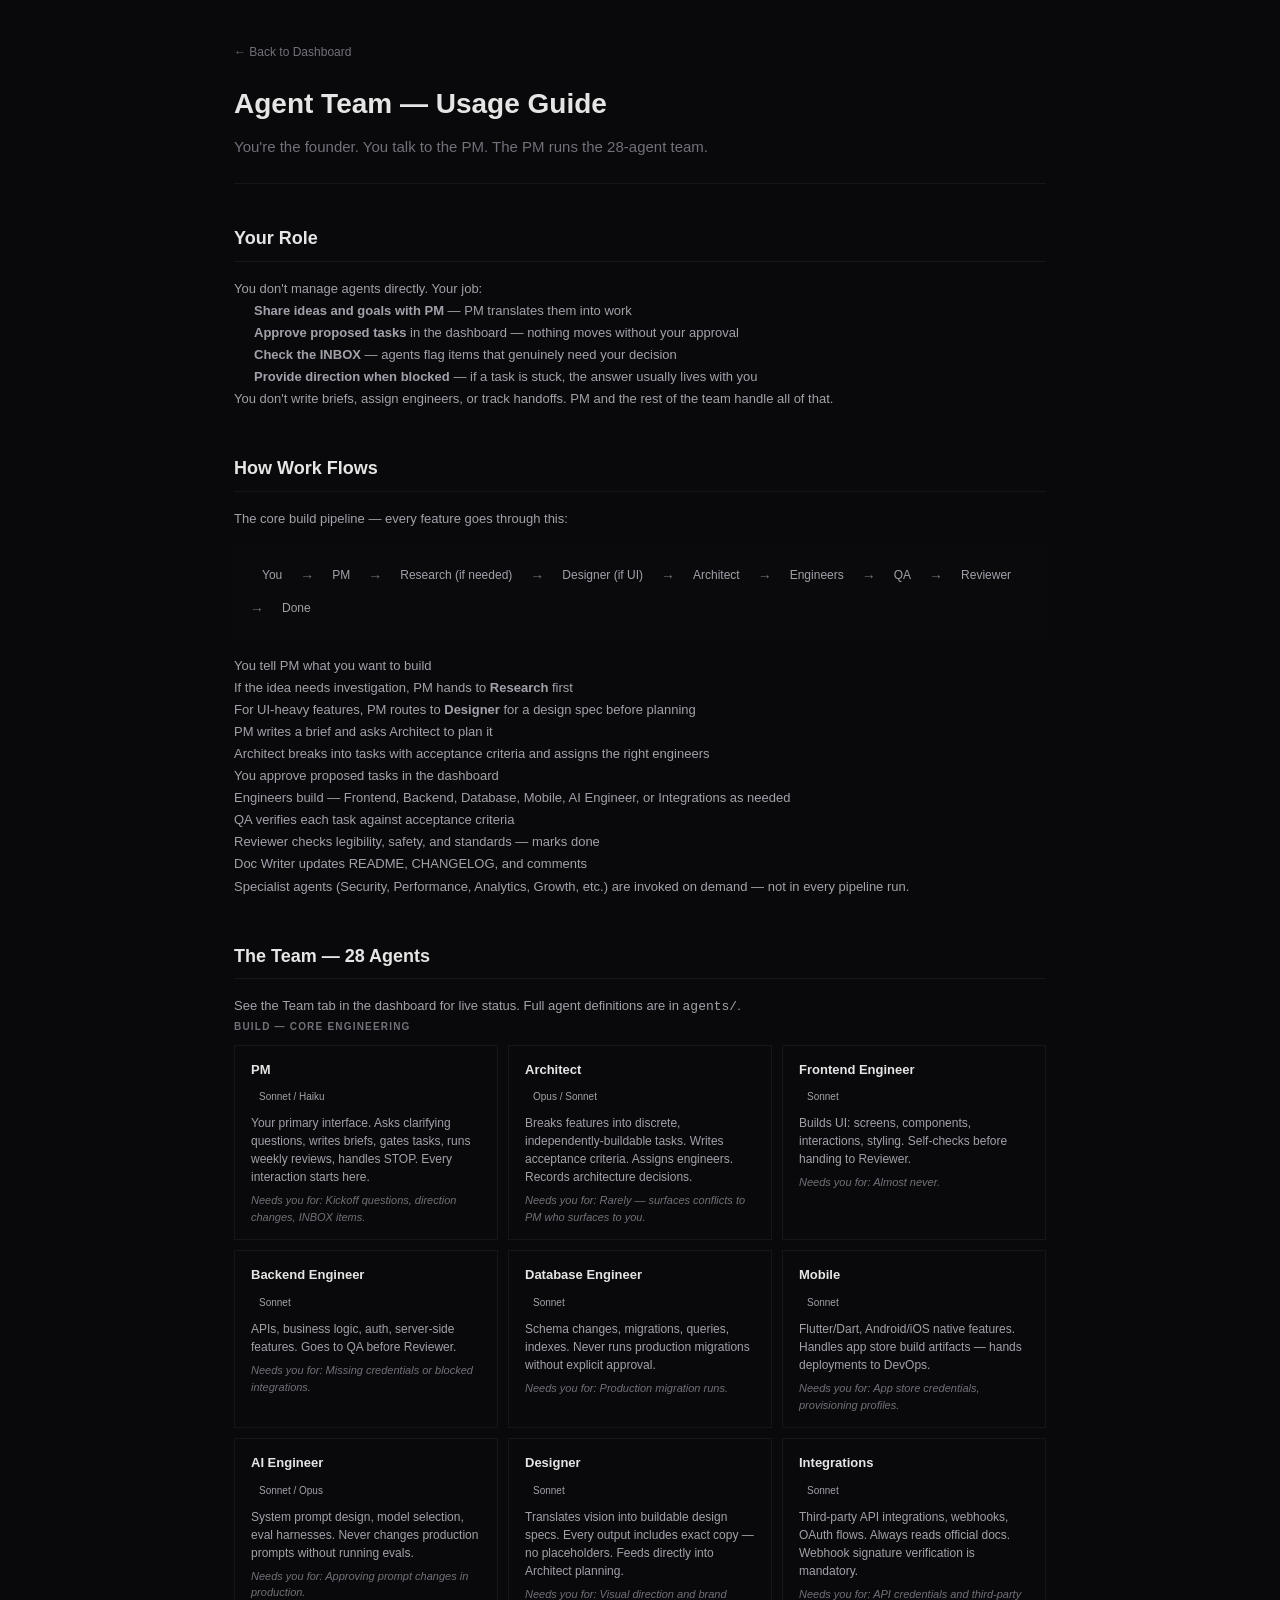
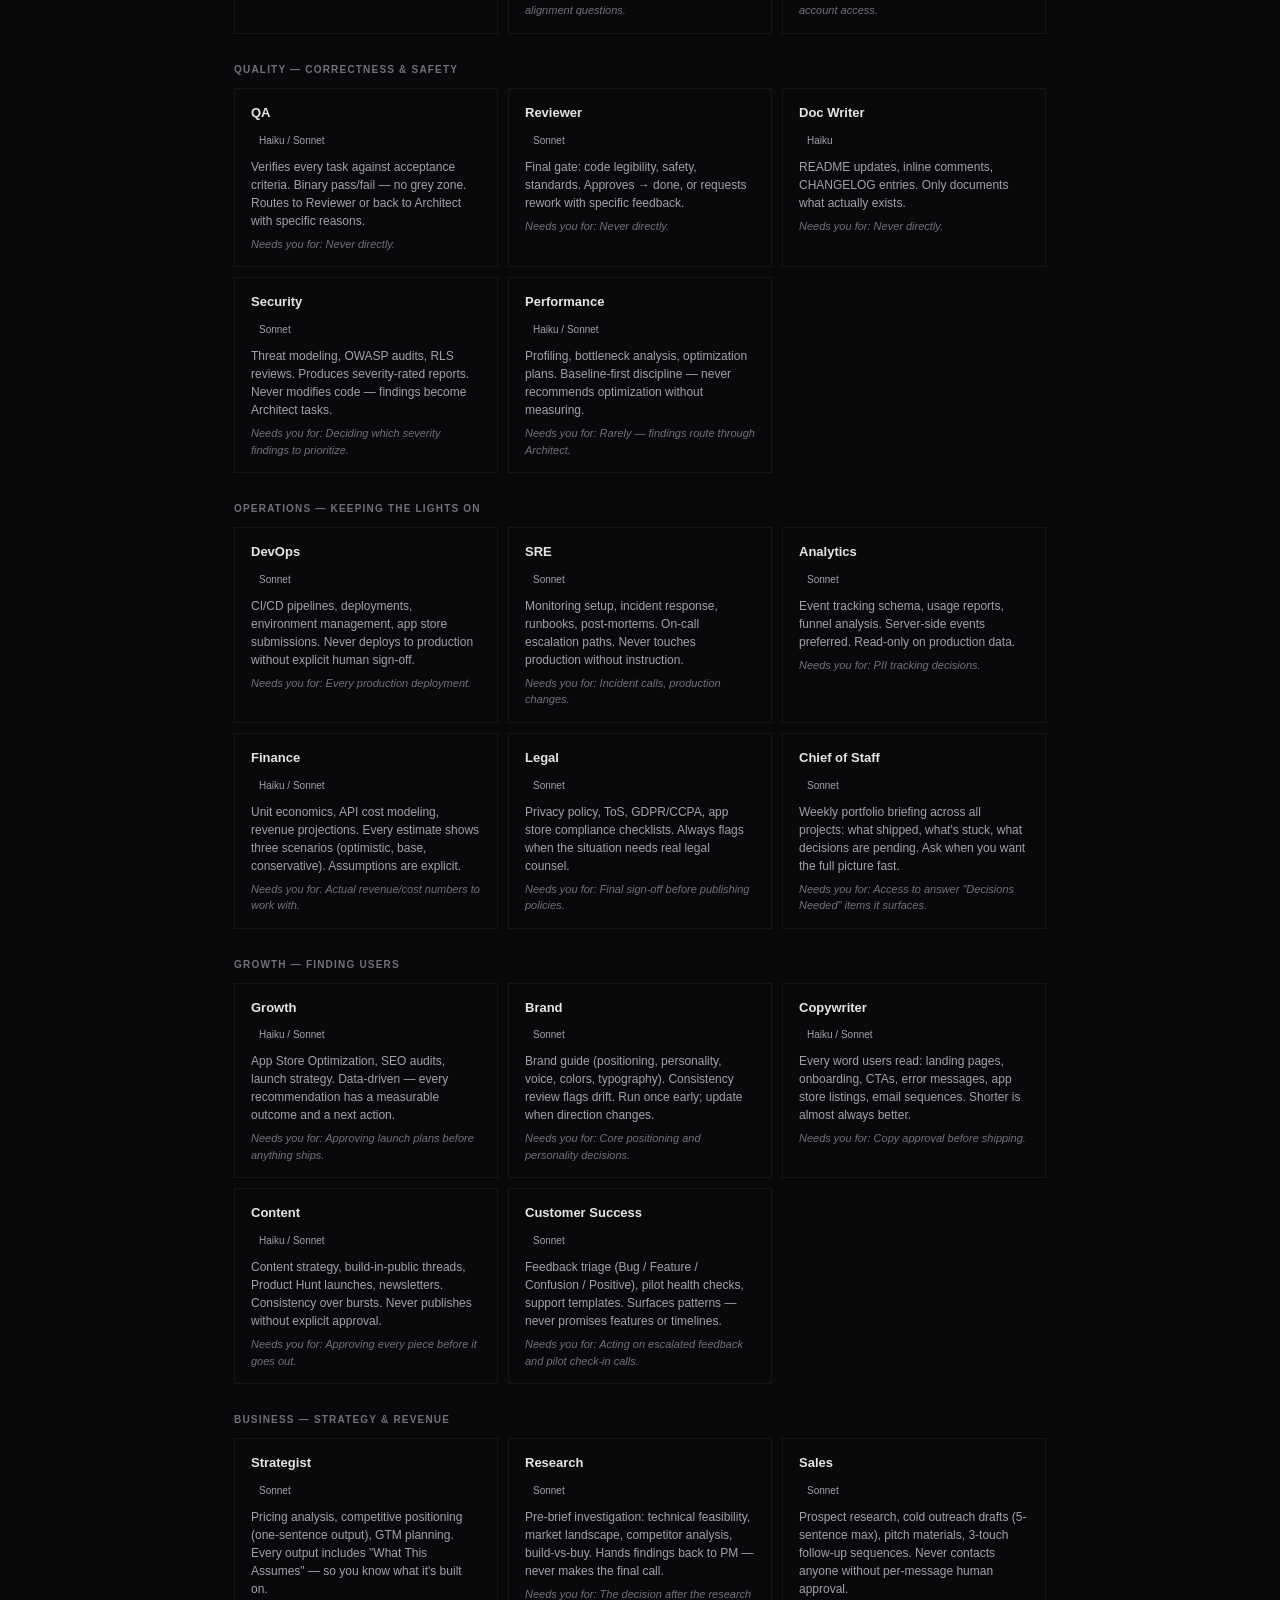
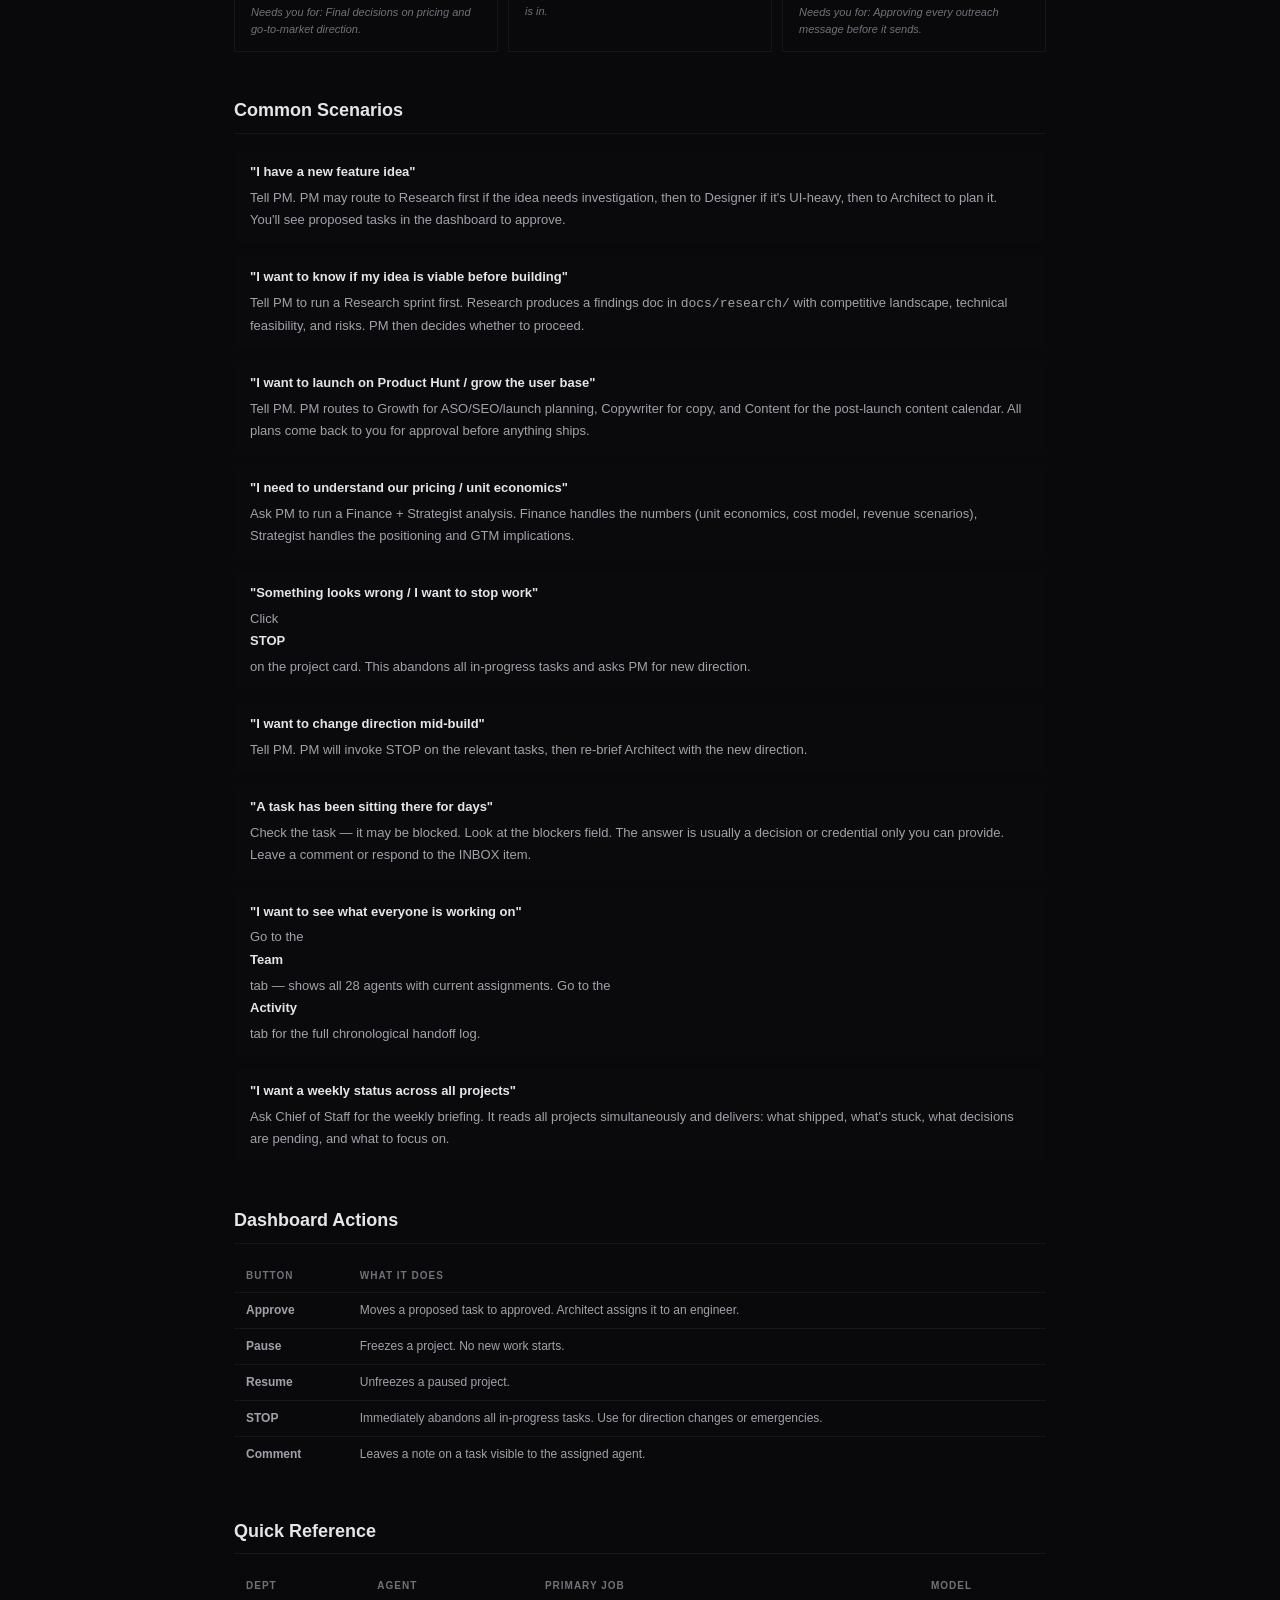
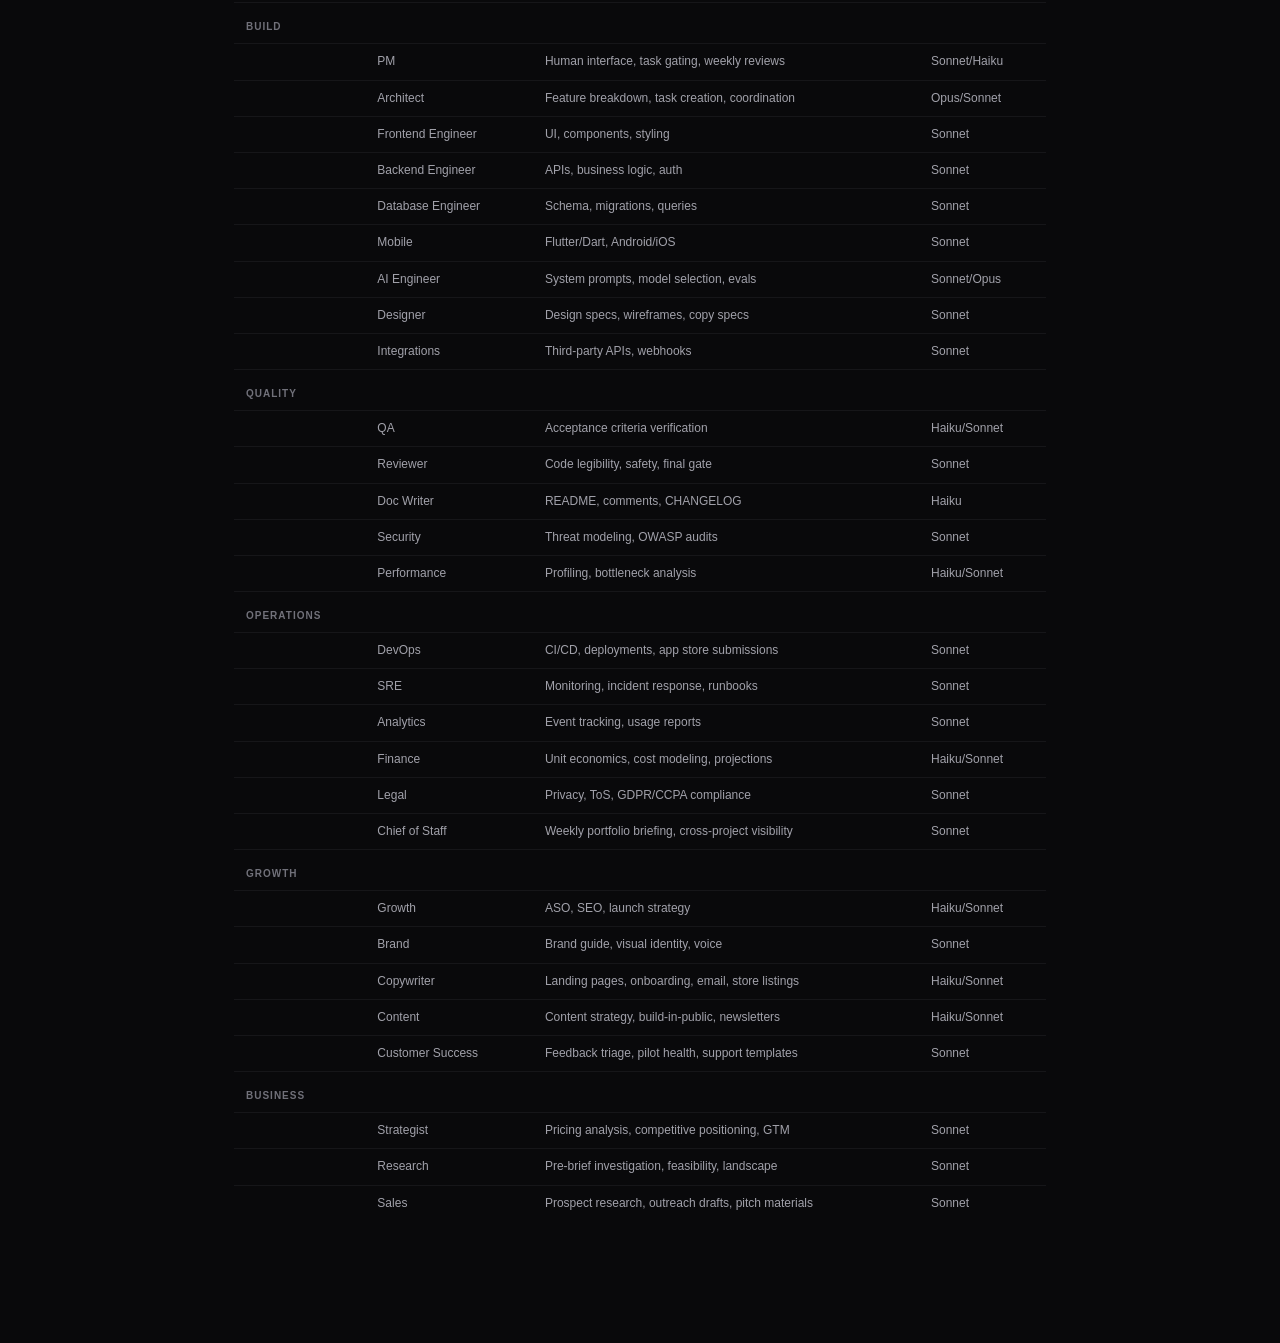
<file: dashboard/guide.html>
<!DOCTYPE html>
<html lang="en">
<head>
  <meta charset="UTF-8">
  <meta name="viewport" content="width=device-width, initial-scale=1.0">
  <title>Agent Team — Usage Guide</title>
  <link rel="stylesheet" href="styles.css">
  <style>
    .guide-wrap { max-width: 860px; margin: 0 auto; padding: 40px 24px 80px; }
    .guide-hero { margin-bottom: 40px; border-bottom: 1px solid var(--border-subtle); padding-bottom: 24px; }
    .guide-hero h1 { color: var(--text-primary); font-size: 28px; margin: 0 0 8px; }
    .guide-hero p { color: var(--text-muted); font-size: 15px; margin: 0; }
    .guide-section { margin-bottom: 44px; }
    .guide-section h2 { color: var(--text-primary); font-size: 18px; border-bottom: 1px solid var(--border-subtle); padding-bottom: 8px; margin-bottom: 16px; }
    .guide-section h3 { color: var(--accent); font-size: 14px; margin: 24px 0 6px; }
    .guide-section p, .guide-section li { color: var(--text-secondary); font-size: 13px; line-height: 1.7; }
    .guide-section ul { padding-left: 20px; }
    .flow-diagram { display: flex; align-items: center; gap: 6px; flex-wrap: wrap; padding: 16px; background: var(--bg-inset); border-radius: var(--radius-sm); margin: 16px 0; }
    .flow-node { background: var(--accent-dim); color: var(--accent); padding: 4px 12px; border-radius: var(--radius-badge); font-size: 12px; font-weight: 500; }
    .flow-arrow { color: var(--text-muted); font-size: 14px; }
    .dept-block { margin-bottom: 28px; }
    .dept-label { font-size: 10px; font-weight: 600; letter-spacing: 1.2px; text-transform: uppercase; color: var(--text-muted); margin-bottom: 10px; }
    .agent-grid-guide { display: grid; grid-template-columns: repeat(auto-fill, minmax(260px, 1fr)); gap: 10px; }
    .agent-card-guide { background: var(--bg-card); border: 1px solid var(--border-subtle); border-radius: var(--radius-card); padding: 14px 16px; }
    .agent-card-guide h3 { margin: 0 0 4px; color: var(--text-primary); font-size: 13px; font-weight: 600; }
    .agent-card-guide .model-tag { display: inline-block; background: var(--accent-dim); color: var(--accent); font-size: 10px; padding: 1px 8px; border-radius: var(--radius-badge); margin-bottom: 8px; }
    .agent-card-guide p { margin: 0 0 6px; color: var(--text-secondary); font-size: 12px; line-height: 1.5; }
    .agent-card-guide .needs-you { color: var(--text-muted); font-size: 11px; font-style: italic; margin: 0; }
    .scenario { background: var(--bg-inset); border-left: 3px solid var(--accent); border-radius: 0 var(--radius-sm) var(--radius-sm) 0; padding: 12px 16px; margin: 12px 0; }
    .scenario strong { color: var(--text-primary); font-size: 13px; display: block; margin-bottom: 4px; }
    .scenario p { margin: 0; }
    table { width: 100%; border-collapse: collapse; font-size: 12px; }
    th { color: var(--text-muted); font-size: 10px; text-transform: uppercase; letter-spacing: 1px; padding: 8px 12px; text-align: left; border-bottom: 1px solid var(--border-subtle); }
    td { color: var(--text-secondary); padding: 8px 12px; border-bottom: 1px solid var(--border-subtle); vertical-align: top; }
    tr:last-child td { border-bottom: none; }
    .back-link { display: inline-block; margin-bottom: 20px; color: var(--text-muted); text-decoration: none; font-size: 12px; }
    .back-link:hover { color: var(--accent); }
    .dept-row td:first-child { color: var(--text-muted); font-size: 10px; text-transform: uppercase; letter-spacing: 1px; font-weight: 600; padding-top: 16px; }
  </style>
</head>
<body>
  <div class="guide-wrap">
    <a href="/" class="back-link">← Back to Dashboard</a>

    <div class="guide-hero">
      <h1>Agent Team — Usage Guide</h1>
      <p>You're the founder. You talk to the PM. The PM runs the 28-agent team.</p>
    </div>

    <div class="guide-section">
      <h2>Your Role</h2>
      <p>You don't manage agents directly. Your job:</p>
      <ul>
        <li><strong>Share ideas and goals with PM</strong> — PM translates them into work</li>
        <li><strong>Approve proposed tasks</strong> in the dashboard — nothing moves without your approval</li>
        <li><strong>Check the INBOX</strong> — agents flag items that genuinely need your decision</li>
        <li><strong>Provide direction when blocked</strong> — if a task is stuck, the answer usually lives with you</li>
      </ul>
      <p>You don't write briefs, assign engineers, or track handoffs. PM and the rest of the team handle all of that.</p>
    </div>

    <div class="guide-section">
      <h2>How Work Flows</h2>
      <p>The core build pipeline — every feature goes through this:</p>
      <div class="flow-diagram">
        <span class="flow-node">You</span><span class="flow-arrow">→</span>
        <span class="flow-node">PM</span><span class="flow-arrow">→</span>
        <span class="flow-node">Research (if needed)</span><span class="flow-arrow">→</span>
        <span class="flow-node">Designer (if UI)</span><span class="flow-arrow">→</span>
        <span class="flow-node">Architect</span><span class="flow-arrow">→</span>
        <span class="flow-node">Engineers</span><span class="flow-arrow">→</span>
        <span class="flow-node">QA</span><span class="flow-arrow">→</span>
        <span class="flow-node">Reviewer</span><span class="flow-arrow">→</span>
        <span class="flow-node">Done</span>
      </div>
      <ol>
        <li>You tell PM what you want to build</li>
        <li>If the idea needs investigation, PM hands to <strong>Research</strong> first</li>
        <li>For UI-heavy features, PM routes to <strong>Designer</strong> for a design spec before planning</li>
        <li>PM writes a brief and asks Architect to plan it</li>
        <li>Architect breaks into tasks with acceptance criteria and assigns the right engineers</li>
        <li>You approve proposed tasks in the dashboard</li>
        <li>Engineers build — Frontend, Backend, Database, Mobile, AI Engineer, or Integrations as needed</li>
        <li>QA verifies each task against acceptance criteria</li>
        <li>Reviewer checks legibility, safety, and standards — marks done</li>
        <li>Doc Writer updates README, CHANGELOG, and comments</li>
      </ol>
      <p>Specialist agents (Security, Performance, Analytics, Growth, etc.) are invoked on demand — not in every pipeline run.</p>
    </div>

    <div class="guide-section">
      <h2>The Team — 28 Agents</h2>
      <p>See the Team tab in the dashboard for live status. Full agent definitions are in <code>agents/</code>.</p>

      <div class="dept-block">
        <div class="dept-label">Build — core engineering</div>
        <div class="agent-grid-guide">
          <div class="agent-card-guide">
            <h3>PM</h3>
            <div class="model-tag">Sonnet / Haiku</div>
            <p>Your primary interface. Asks clarifying questions, writes briefs, gates tasks, runs weekly reviews, handles STOP. Every interaction starts here.</p>
            <p class="needs-you">Needs you for: Kickoff questions, direction changes, INBOX items.</p>
          </div>
          <div class="agent-card-guide">
            <h3>Architect</h3>
            <div class="model-tag">Opus / Sonnet</div>
            <p>Breaks features into discrete, independently-buildable tasks. Writes acceptance criteria. Assigns engineers. Records architecture decisions.</p>
            <p class="needs-you">Needs you for: Rarely — surfaces conflicts to PM who surfaces to you.</p>
          </div>
          <div class="agent-card-guide">
            <h3>Frontend Engineer</h3>
            <div class="model-tag">Sonnet</div>
            <p>Builds UI: screens, components, interactions, styling. Self-checks before handing to Reviewer.</p>
            <p class="needs-you">Needs you for: Almost never.</p>
          </div>
          <div class="agent-card-guide">
            <h3>Backend Engineer</h3>
            <div class="model-tag">Sonnet</div>
            <p>APIs, business logic, auth, server-side features. Goes to QA before Reviewer.</p>
            <p class="needs-you">Needs you for: Missing credentials or blocked integrations.</p>
          </div>
          <div class="agent-card-guide">
            <h3>Database Engineer</h3>
            <div class="model-tag">Sonnet</div>
            <p>Schema changes, migrations, queries, indexes. Never runs production migrations without explicit approval.</p>
            <p class="needs-you">Needs you for: Production migration runs.</p>
          </div>
          <div class="agent-card-guide">
            <h3>Mobile</h3>
            <div class="model-tag">Sonnet</div>
            <p>Flutter/Dart, Android/iOS native features. Handles app store build artifacts — hands deployments to DevOps.</p>
            <p class="needs-you">Needs you for: App store credentials, provisioning profiles.</p>
          </div>
          <div class="agent-card-guide">
            <h3>AI Engineer</h3>
            <div class="model-tag">Sonnet / Opus</div>
            <p>System prompt design, model selection, eval harnesses. Never changes production prompts without running evals.</p>
            <p class="needs-you">Needs you for: Approving prompt changes in production.</p>
          </div>
          <div class="agent-card-guide">
            <h3>Designer</h3>
            <div class="model-tag">Sonnet</div>
            <p>Translates vision into buildable design specs. Every output includes exact copy — no placeholders. Feeds directly into Architect planning.</p>
            <p class="needs-you">Needs you for: Visual direction and brand alignment questions.</p>
          </div>
          <div class="agent-card-guide">
            <h3>Integrations</h3>
            <div class="model-tag">Sonnet</div>
            <p>Third-party API integrations, webhooks, OAuth flows. Always reads official docs. Webhook signature verification is mandatory.</p>
            <p class="needs-you">Needs you for: API credentials and third-party account access.</p>
          </div>
        </div>
      </div>

      <div class="dept-block">
        <div class="dept-label">Quality — correctness &amp; safety</div>
        <div class="agent-grid-guide">
          <div class="agent-card-guide">
            <h3>QA</h3>
            <div class="model-tag">Haiku / Sonnet</div>
            <p>Verifies every task against acceptance criteria. Binary pass/fail — no grey zone. Routes to Reviewer or back to Architect with specific reasons.</p>
            <p class="needs-you">Needs you for: Never directly.</p>
          </div>
          <div class="agent-card-guide">
            <h3>Reviewer</h3>
            <div class="model-tag">Sonnet</div>
            <p>Final gate: code legibility, safety, standards. Approves → done, or requests rework with specific feedback.</p>
            <p class="needs-you">Needs you for: Never directly.</p>
          </div>
          <div class="agent-card-guide">
            <h3>Doc Writer</h3>
            <div class="model-tag">Haiku</div>
            <p>README updates, inline comments, CHANGELOG entries. Only documents what actually exists.</p>
            <p class="needs-you">Needs you for: Never directly.</p>
          </div>
          <div class="agent-card-guide">
            <h3>Security</h3>
            <div class="model-tag">Sonnet</div>
            <p>Threat modeling, OWASP audits, RLS reviews. Produces severity-rated reports. Never modifies code — findings become Architect tasks.</p>
            <p class="needs-you">Needs you for: Deciding which severity findings to prioritize.</p>
          </div>
          <div class="agent-card-guide">
            <h3>Performance</h3>
            <div class="model-tag">Haiku / Sonnet</div>
            <p>Profiling, bottleneck analysis, optimization plans. Baseline-first discipline — never recommends optimization without measuring.</p>
            <p class="needs-you">Needs you for: Rarely — findings route through Architect.</p>
          </div>
        </div>
      </div>

      <div class="dept-block">
        <div class="dept-label">Operations — keeping the lights on</div>
        <div class="agent-grid-guide">
          <div class="agent-card-guide">
            <h3>DevOps</h3>
            <div class="model-tag">Sonnet</div>
            <p>CI/CD pipelines, deployments, environment management, app store submissions. Never deploys to production without explicit human sign-off.</p>
            <p class="needs-you">Needs you for: Every production deployment.</p>
          </div>
          <div class="agent-card-guide">
            <h3>SRE</h3>
            <div class="model-tag">Sonnet</div>
            <p>Monitoring setup, incident response, runbooks, post-mortems. On-call escalation paths. Never touches production without instruction.</p>
            <p class="needs-you">Needs you for: Incident calls, production changes.</p>
          </div>
          <div class="agent-card-guide">
            <h3>Analytics</h3>
            <div class="model-tag">Sonnet</div>
            <p>Event tracking schema, usage reports, funnel analysis. Server-side events preferred. Read-only on production data.</p>
            <p class="needs-you">Needs you for: PII tracking decisions.</p>
          </div>
          <div class="agent-card-guide">
            <h3>Finance</h3>
            <div class="model-tag">Haiku / Sonnet</div>
            <p>Unit economics, API cost modeling, revenue projections. Every estimate shows three scenarios (optimistic, base, conservative). Assumptions are explicit.</p>
            <p class="needs-you">Needs you for: Actual revenue/cost numbers to work with.</p>
          </div>
          <div class="agent-card-guide">
            <h3>Legal</h3>
            <div class="model-tag">Sonnet</div>
            <p>Privacy policy, ToS, GDPR/CCPA, app store compliance checklists. Always flags when the situation needs real legal counsel.</p>
            <p class="needs-you">Needs you for: Final sign-off before publishing policies.</p>
          </div>
          <div class="agent-card-guide">
            <h3>Chief of Staff</h3>
            <div class="model-tag">Sonnet</div>
            <p>Weekly portfolio briefing across all projects: what shipped, what's stuck, what decisions are pending. Ask when you want the full picture fast.</p>
            <p class="needs-you">Needs you for: Access to answer "Decisions Needed" items it surfaces.</p>
          </div>
        </div>
      </div>

      <div class="dept-block">
        <div class="dept-label">Growth — finding users</div>
        <div class="agent-grid-guide">
          <div class="agent-card-guide">
            <h3>Growth</h3>
            <div class="model-tag">Haiku / Sonnet</div>
            <p>App Store Optimization, SEO audits, launch strategy. Data-driven — every recommendation has a measurable outcome and a next action.</p>
            <p class="needs-you">Needs you for: Approving launch plans before anything ships.</p>
          </div>
          <div class="agent-card-guide">
            <h3>Brand</h3>
            <div class="model-tag">Sonnet</div>
            <p>Brand guide (positioning, personality, voice, colors, typography). Consistency review flags drift. Run once early; update when direction changes.</p>
            <p class="needs-you">Needs you for: Core positioning and personality decisions.</p>
          </div>
          <div class="agent-card-guide">
            <h3>Copywriter</h3>
            <div class="model-tag">Haiku / Sonnet</div>
            <p>Every word users read: landing pages, onboarding, CTAs, error messages, app store listings, email sequences. Shorter is almost always better.</p>
            <p class="needs-you">Needs you for: Copy approval before shipping.</p>
          </div>
          <div class="agent-card-guide">
            <h3>Content</h3>
            <div class="model-tag">Haiku / Sonnet</div>
            <p>Content strategy, build-in-public threads, Product Hunt launches, newsletters. Consistency over bursts. Never publishes without explicit approval.</p>
            <p class="needs-you">Needs you for: Approving every piece before it goes out.</p>
          </div>
          <div class="agent-card-guide">
            <h3>Customer Success</h3>
            <div class="model-tag">Sonnet</div>
            <p>Feedback triage (Bug / Feature / Confusion / Positive), pilot health checks, support templates. Surfaces patterns — never promises features or timelines.</p>
            <p class="needs-you">Needs you for: Acting on escalated feedback and pilot check-in calls.</p>
          </div>
        </div>
      </div>

      <div class="dept-block">
        <div class="dept-label">Business — strategy &amp; revenue</div>
        <div class="agent-grid-guide">
          <div class="agent-card-guide">
            <h3>Strategist</h3>
            <div class="model-tag">Sonnet</div>
            <p>Pricing analysis, competitive positioning (one-sentence output), GTM planning. Every output includes "What This Assumes" — so you know what it's built on.</p>
            <p class="needs-you">Needs you for: Final decisions on pricing and go-to-market direction.</p>
          </div>
          <div class="agent-card-guide">
            <h3>Research</h3>
            <div class="model-tag">Sonnet</div>
            <p>Pre-brief investigation: technical feasibility, market landscape, competitor analysis, build-vs-buy. Hands findings back to PM — never makes the final call.</p>
            <p class="needs-you">Needs you for: The decision after the research is in.</p>
          </div>
          <div class="agent-card-guide">
            <h3>Sales</h3>
            <div class="model-tag">Sonnet</div>
            <p>Prospect research, cold outreach drafts (5-sentence max), pitch materials, 3-touch follow-up sequences. Never contacts anyone without per-message human approval.</p>
            <p class="needs-you">Needs you for: Approving every outreach message before it sends.</p>
          </div>
        </div>
      </div>
    </div>

    <div class="guide-section">
      <h2>Common Scenarios</h2>

      <div class="scenario">
        <strong>"I have a new feature idea"</strong>
        <p>Tell PM. PM may route to Research first if the idea needs investigation, then to Designer if it's UI-heavy, then to Architect to plan it. You'll see proposed tasks in the dashboard to approve.</p>
      </div>
      <div class="scenario">
        <strong>"I want to know if my idea is viable before building"</strong>
        <p>Tell PM to run a Research sprint first. Research produces a findings doc in <code>docs/research/</code> with competitive landscape, technical feasibility, and risks. PM then decides whether to proceed.</p>
      </div>
      <div class="scenario">
        <strong>"I want to launch on Product Hunt / grow the user base"</strong>
        <p>Tell PM. PM routes to Growth for ASO/SEO/launch planning, Copywriter for copy, and Content for the post-launch content calendar. All plans come back to you for approval before anything ships.</p>
      </div>
      <div class="scenario">
        <strong>"I need to understand our pricing / unit economics"</strong>
        <p>Ask PM to run a Finance + Strategist analysis. Finance handles the numbers (unit economics, cost model, revenue scenarios), Strategist handles the positioning and GTM implications.</p>
      </div>
      <div class="scenario">
        <strong>"Something looks wrong / I want to stop work"</strong>
        <p>Click <strong>STOP</strong> on the project card. This abandons all in-progress tasks and asks PM for new direction.</p>
      </div>
      <div class="scenario">
        <strong>"I want to change direction mid-build"</strong>
        <p>Tell PM. PM will invoke STOP on the relevant tasks, then re-brief Architect with the new direction.</p>
      </div>
      <div class="scenario">
        <strong>"A task has been sitting there for days"</strong>
        <p>Check the task — it may be blocked. Look at the blockers field. The answer is usually a decision or credential only you can provide. Leave a comment or respond to the INBOX item.</p>
      </div>
      <div class="scenario">
        <strong>"I want to see what everyone is working on"</strong>
        <p>Go to the <strong>Team</strong> tab — shows all 28 agents with current assignments. Go to the <strong>Activity</strong> tab for the full chronological handoff log.</p>
      </div>
      <div class="scenario">
        <strong>"I want a weekly status across all projects"</strong>
        <p>Ask Chief of Staff for the weekly briefing. It reads all projects simultaneously and delivers: what shipped, what's stuck, what decisions are pending, and what to focus on.</p>
      </div>
    </div>

    <div class="guide-section">
      <h2>Dashboard Actions</h2>
      <table>
        <thead><tr><th>Button</th><th>What it does</th></tr></thead>
        <tbody>
          <tr><td><strong>Approve</strong></td><td>Moves a proposed task to approved. Architect assigns it to an engineer.</td></tr>
          <tr><td><strong>Pause</strong></td><td>Freezes a project. No new work starts.</td></tr>
          <tr><td><strong>Resume</strong></td><td>Unfreezes a paused project.</td></tr>
          <tr><td><strong>STOP</strong></td><td>Immediately abandons all in-progress tasks. Use for direction changes or emergencies.</td></tr>
          <tr><td><strong>Comment</strong></td><td>Leaves a note on a task visible to the assigned agent.</td></tr>
        </tbody>
      </table>
    </div>

    <div class="guide-section">
      <h2>Quick Reference</h2>
      <table>
        <thead><tr><th>Dept</th><th>Agent</th><th>Primary Job</th><th>Model</th></tr></thead>
        <tbody>
          <tr class="dept-row"><td>Build</td><td></td><td></td><td></td></tr>
          <tr><td></td><td>PM</td><td>Human interface, task gating, weekly reviews</td><td>Sonnet/Haiku</td></tr>
          <tr><td></td><td>Architect</td><td>Feature breakdown, task creation, coordination</td><td>Opus/Sonnet</td></tr>
          <tr><td></td><td>Frontend Engineer</td><td>UI, components, styling</td><td>Sonnet</td></tr>
          <tr><td></td><td>Backend Engineer</td><td>APIs, business logic, auth</td><td>Sonnet</td></tr>
          <tr><td></td><td>Database Engineer</td><td>Schema, migrations, queries</td><td>Sonnet</td></tr>
          <tr><td></td><td>Mobile</td><td>Flutter/Dart, Android/iOS</td><td>Sonnet</td></tr>
          <tr><td></td><td>AI Engineer</td><td>System prompts, model selection, evals</td><td>Sonnet/Opus</td></tr>
          <tr><td></td><td>Designer</td><td>Design specs, wireframes, copy specs</td><td>Sonnet</td></tr>
          <tr><td></td><td>Integrations</td><td>Third-party APIs, webhooks</td><td>Sonnet</td></tr>
          <tr class="dept-row"><td>Quality</td><td></td><td></td><td></td></tr>
          <tr><td></td><td>QA</td><td>Acceptance criteria verification</td><td>Haiku/Sonnet</td></tr>
          <tr><td></td><td>Reviewer</td><td>Code legibility, safety, final gate</td><td>Sonnet</td></tr>
          <tr><td></td><td>Doc Writer</td><td>README, comments, CHANGELOG</td><td>Haiku</td></tr>
          <tr><td></td><td>Security</td><td>Threat modeling, OWASP audits</td><td>Sonnet</td></tr>
          <tr><td></td><td>Performance</td><td>Profiling, bottleneck analysis</td><td>Haiku/Sonnet</td></tr>
          <tr class="dept-row"><td>Operations</td><td></td><td></td><td></td></tr>
          <tr><td></td><td>DevOps</td><td>CI/CD, deployments, app store submissions</td><td>Sonnet</td></tr>
          <tr><td></td><td>SRE</td><td>Monitoring, incident response, runbooks</td><td>Sonnet</td></tr>
          <tr><td></td><td>Analytics</td><td>Event tracking, usage reports</td><td>Sonnet</td></tr>
          <tr><td></td><td>Finance</td><td>Unit economics, cost modeling, projections</td><td>Haiku/Sonnet</td></tr>
          <tr><td></td><td>Legal</td><td>Privacy, ToS, GDPR/CCPA compliance</td><td>Sonnet</td></tr>
          <tr><td></td><td>Chief of Staff</td><td>Weekly portfolio briefing, cross-project visibility</td><td>Sonnet</td></tr>
          <tr class="dept-row"><td>Growth</td><td></td><td></td><td></td></tr>
          <tr><td></td><td>Growth</td><td>ASO, SEO, launch strategy</td><td>Haiku/Sonnet</td></tr>
          <tr><td></td><td>Brand</td><td>Brand guide, visual identity, voice</td><td>Sonnet</td></tr>
          <tr><td></td><td>Copywriter</td><td>Landing pages, onboarding, email, store listings</td><td>Haiku/Sonnet</td></tr>
          <tr><td></td><td>Content</td><td>Content strategy, build-in-public, newsletters</td><td>Haiku/Sonnet</td></tr>
          <tr><td></td><td>Customer Success</td><td>Feedback triage, pilot health, support templates</td><td>Sonnet</td></tr>
          <tr class="dept-row"><td>Business</td><td></td><td></td><td></td></tr>
          <tr><td></td><td>Strategist</td><td>Pricing analysis, competitive positioning, GTM</td><td>Sonnet</td></tr>
          <tr><td></td><td>Research</td><td>Pre-brief investigation, feasibility, landscape</td><td>Sonnet</td></tr>
          <tr><td></td><td>Sales</td><td>Prospect research, outreach drafts, pitch materials</td><td>Sonnet</td></tr>
        </tbody>
      </table>
    </div>
  </div>
</body>
</html>
</file>
<file: dashboard/styles.css>
/* ── Design Tokens ─────────────────────────────────────── */
:root {
  --bg-body:    #09090b;
  --bg-surface: #111113;
  --bg-hover:   #18181b;
  --bg-inset:   #0a0a0c;

  --border:        #1f1f23;
  --border-subtle: #161619;

  --text-primary:   #e5e5e5;
  --text-secondary: #a1a1aa;
  --text-muted:     #71717a;
  --text-dim:       #52525b;

  --green: #34d399;
  --amber: #f59e0b;
  --red:   #ef4444;
  --blue:  #60a5fa;

  /* agent avatar palette */
  --purple: #a78bfa;
  --orange: #fb923c;
  --teal:   #2dd4bf;
  --gray:   #71717a;

  --font-sans: 'Inter', -apple-system, BlinkMacSystemFont, 'Segoe UI', sans-serif;
  --font-mono: 'JetBrains Mono', 'Fira Code', 'Cascadia Code', monospace;

  --radius:     6px;
  --transition: 150ms ease;
}

/* ── Reset ─────────────────────────────────────────────── */
*, *::before, *::after { box-sizing: border-box; margin: 0; padding: 0; }

html { scroll-behavior: smooth; }

body {
  background: var(--bg-body);
  color: var(--text-secondary);
  font-family: var(--font-sans);
  font-size: 14px;
  line-height: 1.6;
  min-height: 100vh;
}

a { color: var(--blue); text-decoration: none; }
a:hover { text-decoration: underline; }

button { cursor: pointer; border: none; background: none; color: inherit; font: inherit; }

input, select {
  font: inherit;
  color: var(--text-primary);
  background: var(--bg-inset);
  border: 1px solid var(--border);
  border-radius: var(--radius);
}

ul, ol { list-style: none; }

/* ── Utilities ─────────────────────────────────────────── */
.hidden   { display: none; }
.mono     { font-family: var(--font-mono); font-size: 13px; }
.text-sm  { font-size: 12px; }
.muted    { color: var(--text-muted); }
.green    { color: var(--green); }
.amber    { color: var(--amber); }
.red      { color: var(--red); }
.blue     { color: var(--blue); }
.accent   { color: var(--purple); }
.text-muted { color: var(--text-muted); }

/* ── Scrollbar ─────────────────────────────────────────── */
::-webkit-scrollbar { width: 6px; height: 6px; }
::-webkit-scrollbar-track { background: var(--bg-body); }
::-webkit-scrollbar-thumb { background: var(--border); border-radius: 3px; }
::-webkit-scrollbar-thumb:hover { background: #2d2d33; }

/* ── Animations ────────────────────────────────────────── */
@keyframes pulse { 0%, 100% { opacity: 1; } 50% { opacity: 0.5; } }
.pulse { animation: pulse 2s infinite; }

/* ── Sticky Nav ────────────────────────────────────────── */
/* Full-width sticky bar; inner content constrained via padding/max-width */
#topNav {
  position: sticky;
  top: 0;
  z-index: 100;
  background: var(--bg-body);
  backdrop-filter: blur(8px);
  border-bottom: 1px solid var(--border);
  display: flex;
  align-items: center;
  justify-content: space-between;
  padding: 0 20px;
  height: 48px;
  width: 100%;
  max-width: none;
  box-sizing: border-box;
}

/* Optional inner wrapper for 960px centering when used */
.nav-inner {
  max-width: 960px;
  margin: 0 auto;
  width: 100%;
  display: flex;
  align-items: center;
  justify-content: space-between;
  height: 100%;
}

.nav-left {
  display: flex;
  align-items: center;
  gap: 24px;
}

.nav-logo {
  font-weight: 600;
  font-size: 15px;
  color: var(--text-primary);
  white-space: nowrap;
}

.nav-links {
  display: flex;
  gap: 2px;
}

.nav-link {
  font-size: 13px;
  color: var(--text-muted);
  text-decoration: none;
  background: none;
  border: none;
  border-radius: var(--radius);
  padding: 5px 12px;
  cursor: pointer;
  transition: color var(--transition), background var(--transition);
}
.nav-link:hover { color: var(--text-primary); background: var(--bg-hover); text-decoration: none; }
.nav-link.active { color: var(--text-primary); background: var(--bg-surface); }

/* Tab panels */
.tab-panel[hidden] { display: none; }

.nav-right {
  display: flex;
  align-items: center;
  gap: 12px;
}

.sync-status {
  font-size: 12px;
  color: var(--text-dim);
  font-family: var(--font-mono);
}

.nav-btn {
  font-size: 13px;
  color: var(--text-muted);
  background: transparent;
  border: 1px solid var(--border);
  border-radius: var(--radius);
  padding: 4px 8px;
  cursor: pointer;
  transition: color var(--transition), border-color var(--transition);
}
.nav-btn:hover { color: var(--text-primary); border-color: #2d2d33; }

.nav-count {
  display: inline-block;
  background: var(--red);
  color: #fff;
  font-size: 10px;
  font-weight: 600;
  border-radius: 8px;
  padding: 0 5px;
  min-width: 16px;
  text-align: center;
  line-height: 16px;
  vertical-align: middle;
  margin-left: 3px;
}

/* Nav status pills (injected by JS into attention bar / nav) */
.nav-status-pill {
  display: flex;
  align-items: center;
  gap: 6px;
  font-size: 12px;
  color: var(--text-muted);
  font-family: var(--font-mono);
  padding: 2px 8px;
  border-radius: var(--radius);
  border: 1px solid var(--border);
}

/* ── Main Content ───────────────────────────────────────── */
#content {
  max-width: 960px;
  margin: 0 auto;
  padding: 32px 20px;
  display: flex;
  flex-direction: column;
  gap: 32px;
}

/* ── Sections ───────────────────────────────────────────── */
.section { width: 100%; }
.section[data-empty="true"] { display: none; }

.section-title {
  font-size: 13px;
  font-weight: 500;
  text-transform: uppercase;
  letter-spacing: 0.05em;
  color: var(--text-muted);
  margin-bottom: 12px;
}

.section-count {
  font-weight: 400;
  color: var(--text-muted);
  font-size: 12px;
  margin-left: 4px;
}

.detail-view { width: 100%; }

/* ── Empty States ───────────────────────────────────────── */
.empty-state {
  text-align: center;
  padding: 40px 20px;
  color: var(--text-dim);
  font-size: 14px;
}

/* ── Since Last Visit Banner ────────────────────────────── */
.since-banner {
  background: var(--bg-surface);
  border: 1px solid var(--border);
  border-radius: var(--radius);
  padding: 16px 20px;
}

.since-banner:empty { display: none; }

.since-item {
  display: flex;
  align-items: center;
  gap: 8px;
  padding: 4px 0;
}

.since-check { color: var(--green); font-size: 14px; }
.since-text  { font-size: 14px; color: var(--text-secondary); }

/* ── Recommendation Banner ──────────────────────────────── */
.rec-banner {
  display: flex;
  align-items: center;
  justify-content: space-between;
  gap: 16px;
  padding: 14px 20px;
  background: color-mix(in srgb, var(--blue) 8%, var(--bg-surface));
  border: 1px solid color-mix(in srgb, var(--blue) 25%, transparent);
  border-radius: var(--radius);
}

.rec-text { font-size: 14px; color: var(--text-primary); }
.rec-text strong { color: var(--blue); }

.rec-btn {
  flex-shrink: 0;
  font-size: 12px;
  font-weight: 500;
  padding: 6px 12px;
  background: var(--blue);
  color: #000;
  border-radius: var(--radius);
  cursor: pointer;
  transition: opacity var(--transition);
}
.rec-btn:hover { opacity: 0.85; }

/* ── Skeleton Loading ───────────────────────────────────── */
@keyframes shimmer {
  0%   { background-position: -400px 0; }
  100% { background-position: 400px 0; }
}

.skeleton-card {
  height: 120px;
  border-radius: var(--radius);
  background: linear-gradient(90deg, var(--bg-surface) 25%, var(--bg-hover) 50%, var(--bg-surface) 75%);
  background-size: 800px 100%;
  animation: shimmer 1.5s infinite;
  border: 1px solid var(--border);
}

/* ── Alerts (Needs Attention) ───────────────────────────── */
.alert-card {
  border: 1px solid;
  border-radius: var(--radius);
  padding: 12px 16px;
  margin-bottom: 8px;
}

.alert-card[data-severity="warning"] {
  border-color: color-mix(in srgb, var(--amber) 40%, transparent);
  background: color-mix(in srgb, var(--amber) 5%, var(--bg-surface));
}

.alert-card[data-severity="error"] {
  border-color: color-mix(in srgb, var(--red) 40%, transparent);
  background: color-mix(in srgb, var(--red) 5%, var(--bg-surface));
}

.alert-text    { font-size: 14px; color: var(--text-primary); }
.alert-project { font-size: 12px; color: var(--text-muted); font-family: var(--font-mono); margin-top: 2px; }

/* ── Action Queue ───────────────────────────────────────── */
.action-item {
  display: flex;
  align-items: baseline;
  gap: 12px;
  padding: 8px 0;
  border-bottom: 1px solid var(--border-subtle);
}

.action-item:last-child { border-bottom: none; }

.action-checkbox { font-size: 16px; accent-color: var(--green); }
.action-text     { font-size: 14px; color: var(--text-primary); }
.action-meta     { font-size: 12px; color: var(--text-muted); }

/* ── Project Grid ───────────────────────────────────────── */
#projectsGrid {
  display: grid;
  grid-template-columns: 1fr;
  gap: 16px;
}

/* ── Project Card ───────────────────────────────────────── */
.project-card {
  background: var(--bg-surface);
  border: 1px solid var(--border);
  border-radius: var(--radius);
  padding: 20px;
  cursor: pointer;
  transition: border-color var(--transition);
}

.project-card:hover,
.project-card:focus-visible { border-color: #2d2d33; outline: none; }
.project-card:focus-visible { box-shadow: 0 0 0 1px var(--blue); }

.project-header {
  display: flex;
  justify-content: space-between;
  align-items: center;
  margin-bottom: 12px;
}

.project-name {
  font-size: 16px;
  font-weight: 600;
  color: var(--text-primary);
}

.project-header-right {
  display: flex;
  align-items: center;
  gap: 8px;
}

.project-last-active {
  font-size: 12px;
  color: var(--text-dim);
  font-family: var(--font-mono);
}

.project-status {
  font-size: 12px;
  font-weight: 500;
  padding: 2px 10px;
  border-radius: 12px;
  white-space: nowrap;
}

.project-status.complete,
.project-status[data-status="complete"] {
  color: var(--green);
  background: color-mix(in srgb, var(--green) 10%, transparent);
}

.project-status.active,
.project-status[data-status="active"] {
  color: var(--amber);
  background: color-mix(in srgb, var(--amber) 10%, transparent);
}

.project-status.planned,
.project-status[data-status="planned"],
.project-status.deferred,
.project-status[data-status="deferred"] {
  color: var(--text-muted);
  background: var(--bg-hover);
}

.project-progress { margin: 12px 0; }

.progress-bar {
  height: 4px;
  background: var(--border);
  border-radius: 2px;
  overflow: hidden;
}

.progress-fill {
  height: 100%;
  border-radius: 2px;
  background: var(--green);
  transition: width 0.3s ease;
}

.progress-fill.complete { background: var(--green); }

.progress-label {
  display: flex;
  justify-content: space-between;
  margin-top: 6px;
  font-size: 12px;
  color: var(--text-muted);
  font-family: var(--font-mono);
}

.project-meta   { font-size: 13px; color: var(--text-secondary); margin-top: 8px; }
.project-commit {
  font-size: 12px;
  color: var(--text-muted);
  font-family: var(--font-mono);
  margin-top: 8px;
  white-space: nowrap;
  overflow: hidden;
  text-overflow: ellipsis;
}

.project-footer {
  display: flex;
  justify-content: space-between;
  align-items: flex-end;
  margin-top: 12px;
}

.sparkline {
  display: flex;
  align-items: flex-end;
  gap: 2px;
  height: 24px;
  width: 50px;
}

.spark-bar {
  flex: 1;
  background: var(--green);
  opacity: 0.5;
  border-radius: 1px;
  min-height: 2px;
  transition: opacity var(--transition);
}

.project-card:hover .spark-bar { opacity: 0.8; }

.project-footer-right {
  display: flex;
  align-items: center;
  gap: 8px;
}

.card-briefing-btn {
  background: none;
  border: 1px solid var(--border);
  border-radius: var(--radius);
  color: var(--text-dim);
  font-size: 14px;
  padding: 2px 6px;
  cursor: pointer;
  opacity: 0;
  transition: opacity var(--transition), color var(--transition);
  line-height: 1;
}
.project-card:hover .card-briefing-btn { opacity: 1; }
.card-briefing-btn:hover { color: var(--text-primary); border-color: var(--text-dim); }

.project-health { display: flex; gap: 4px; align-items: center; }

.health-dot {
  width: 8px;
  height: 8px;
  border-radius: 50%;
}

.health-dot.active { background: var(--green); }
.health-dot.inactive,
.health-dot { background: var(--border); }

.health-trend {
  font-size: 14px;
  margin-left: 4px;
  line-height: 1;
}
.trend-up   { color: var(--green); }
.trend-down { color: var(--red); }
.trend-flat { color: var(--text-dim); }

/* ── Legacy project card classes (from app.js render) ──── */
/* These map the old card structure to the new design tokens */
.card-header {
  display: flex;
  justify-content: space-between;
  align-items: flex-start;
  margin-bottom: 8px;
}

.card-title {
  font-size: 15px;
  font-weight: 600;
  color: var(--text-primary);
}

.card-description {
  font-size: 13px;
  color: var(--text-muted);
  margin-bottom: 10px;
  line-height: 1.4;
}

.card-middle {
  display: flex;
  align-items: center;
  justify-content: space-between;
  gap: 8px;
  margin-bottom: 10px;
}

.card-agents {
  display: flex;
  gap: 4px;
  flex-wrap: wrap;
  align-items: center;
}

.no-agents { font-size: 12px; color: var(--text-dim); }

.stale-badge {
  font-size: 11px;
  color: var(--amber);
  font-family: var(--font-mono);
  white-space: nowrap;
}

.card-progress-row {
  display: flex;
  align-items: center;
  gap: 10px;
  margin-bottom: 10px;
}

.progress-track {
  flex: 1;
  height: 4px;
  background: var(--border);
  border-radius: 2px;
  overflow: hidden;
}

.card-pct {
  font-size: 12px;
  color: var(--text-muted);
  font-family: var(--font-mono);
  min-width: 32px;
  text-align: right;
}

.card-footer {
  display: flex;
  align-items: center;
  justify-content: space-between;
  gap: 8px;
  margin-top: 4px;
}

.card-sprint-info {
  font-size: 12px;
  color: var(--text-muted);
  font-family: var(--font-mono);
}

.card-last-handoff {
  font-size: 12px;
  color: var(--text-dim);
  font-family: var(--font-mono);
  white-space: nowrap;
  overflow: hidden;
  text-overflow: ellipsis;
  flex: 1;
  min-width: 0;
}

.card-breakdown {
  display: flex;
  gap: 4px;
  flex-wrap: wrap;
}

.cb-chip {
  font-size: 11px;
  padding: 1px 6px;
  border-radius: 10px;
  font-weight: 500;
}

.cb-blue   { color: var(--blue);   background: color-mix(in srgb, var(--blue)   10%, transparent); }
.cb-accent { color: var(--purple); background: color-mix(in srgb, var(--purple) 10%, transparent); }
.cb-red    { color: var(--red);    background: color-mix(in srgb, var(--red)    10%, transparent); }

/* Status badge (on cards, agent detail) */
.status-badge {
  font-size: 12px;
  font-weight: 500;
  padding: 2px 10px;
  border-radius: 12px;
  white-space: nowrap;
}

.status-badge.active,
.status-badge.in-progress {
  color: var(--amber);
  background: color-mix(in srgb, var(--amber) 10%, transparent);
}

.status-badge.complete,
.status-badge.done {
  color: var(--green);
  background: color-mix(in srgb, var(--green) 10%, transparent);
}

.status-badge.planned,
.status-badge.deferred,
.status-badge.idle {
  color: var(--text-muted);
  background: var(--bg-hover);
}

.status-badge.blocked,
.status-badge.needs-rework,
.status-badge.rework {
  color: var(--red);
  background: color-mix(in srgb, var(--red) 10%, transparent);
}

.status-badge.in-review,
.status-badge.review {
  color: var(--blue);
  background: color-mix(in srgb, var(--blue) 10%, transparent);
}

/* health modifier on project card */
.project-card.health-warning { border-color: color-mix(in srgb, var(--amber) 30%, var(--border)); }
.project-card.health-blocked  { border-color: color-mix(in srgb, var(--red)   30%, var(--border)); }

/* ── Project Detail View ─────────────────────────────────── */
.back-btn {
  background: none;
  border: none;
  color: var(--text-muted);
  cursor: pointer;
  font-size: 13px;
  padding: 8px 0;
  margin-bottom: 16px;
  display: inline-block;
  transition: color var(--transition);
}
.back-btn:hover { color: var(--text-primary); }

.detail-header { margin-bottom: 24px; }

.detail-name {
  font-size: 24px;
  font-weight: 600;
  color: var(--text-primary);
}

.detail-subtitle {
  font-size: 14px;
  color: var(--text-secondary);
  margin-top: 4px;
}

/* Project detail hero / stats */
.pd-hero {
  background: var(--bg-surface);
  border: 1px solid var(--border);
  border-radius: var(--radius);
  padding: 20px;
  margin-bottom: 20px;
}

.pd-hero-inner {
  display: flex;
  align-items: center;
  gap: 24px;
  flex-wrap: wrap;
}

.pd-stat { display: flex; flex-direction: column; align-items: center; }

.pd-stat-value {
  font-size: 36px;
  font-weight: 700;
  color: var(--text-primary);
  line-height: 1;
}

.pd-stat-pct { font-size: 18px; color: var(--text-muted); }

.pd-stat-label {
  font-size: 11px;
  text-transform: uppercase;
  letter-spacing: 0.05em;
  color: var(--text-muted);
  margin-top: 4px;
}

.pd-prog {
  width: 80px;
  height: 4px;
  background: var(--border);
  border-radius: 2px;
  overflow: hidden;
  margin-top: 8px;
}

.pd-prog-bar {
  height: 100%;
  background: var(--amber);
  border-radius: 2px;
  transition: width 0.3s ease;
}

.pd-prog-bar.complete { background: var(--green); }

.pd-stat-divider {
  width: 1px;
  height: 48px;
  background: var(--border);
  flex-shrink: 0;
}

.pd-stat-group { display: flex; gap: 20px; }

.pd-mini-stat { display: flex; flex-direction: column; align-items: center; gap: 2px; }

.pd-mini-val {
  font-size: 20px;
  font-weight: 600;
  color: var(--text-primary);
}

.pd-mini-label {
  font-size: 11px;
  color: var(--text-muted);
  text-transform: uppercase;
  letter-spacing: 0.04em;
}

.pd-description {
  font-size: 13px;
  color: var(--text-secondary);
  max-width: 300px;
}

/* Project detail layout */
.pd-layout {
  display: grid;
  grid-template-columns: 220px 1fr;
  gap: 16px;
  align-items: start;
}

.pd-sidebar {
  background: var(--bg-surface);
  border: 1px solid var(--border);
  border-radius: var(--radius);
  overflow: hidden;
}

.pd-sidebar-empty {
  padding: 20px;
  font-size: 13px;
  color: var(--text-dim);
  text-align: center;
}

.pd-sidebar-head {
  display: flex;
  justify-content: space-between;
  align-items: center;
  padding: 12px 16px;
  border-bottom: 1px solid var(--border);
}

.pd-sidebar-title {
  font-size: 12px;
  font-weight: 500;
  text-transform: uppercase;
  letter-spacing: 0.05em;
  color: var(--text-muted);
}

.pd-sidebar-meta { font-size: 12px; color: var(--text-dim); font-family: var(--font-mono); }

.pd-phase-header {
  display: flex;
  justify-content: space-between;
  align-items: center;
  padding: 8px 16px 4px;
  font-size: 10px;
  font-weight: 700;
  text-transform: uppercase;
  letter-spacing: 0.08em;
  color: var(--text-dim);
  background: var(--border-subtle);
  border-top: 1px solid var(--border-subtle);
}

.pd-phase-name { color: var(--text-muted); font-weight: 400; text-transform: none; }

.phase-1 { border-left: 3px solid var(--blue); }
.phase-2 { border-left: 3px solid var(--purple); }
.phase-3 { border-left: 3px solid var(--green); }
.phase-4 { border-left: 3px solid var(--amber); }

.pd-sprint-item {
  display: flex;
  align-items: center;
  gap: 8px;
  padding: 8px 16px;
  cursor: pointer;
  width: 100%;
  text-align: left;
  transition: background var(--transition);
  border: none;
  background: transparent;
  color: var(--text-secondary);
  font-family: var(--font-sans);
  font-size: 13px;
  border-top: 1px solid var(--border-subtle);
}

.pd-sprint-item:first-child { border-top: none; }
.pd-sprint-item:hover { background: var(--bg-hover); }
.pd-sprint-item.active { background: var(--bg-hover); color: var(--text-primary); }

.pd-sprint-dot {
  width: 6px;
  height: 6px;
  border-radius: 50%;
  background: var(--border);
  flex-shrink: 0;
}

.pd-sprint-item.active .pd-sprint-dot   { background: var(--amber); }
.pd-sprint-item.sprint-done .pd-sprint-dot { background: var(--green); }
.dot-all                                 { background: var(--text-dim); }

.pd-sprint-detail {
  flex: 1;
  min-width: 0;
  display: flex;
  flex-direction: column;
  gap: 1px;
}

.pd-sprint-id { font-size: 11px; color: var(--text-dim); font-family: var(--font-mono); }
.pd-sprint-label { font-size: 12px; color: var(--text-secondary); }

.pd-sprint-right {
  display: flex;
  align-items: center;
  gap: 6px;
  flex-shrink: 0;
}

.pd-sprint-count {
  font-size: 11px;
  background: var(--bg-hover);
  color: var(--text-muted);
  padding: 1px 6px;
  border-radius: 8px;
  font-family: var(--font-mono);
}

.pd-sprint-size {
  font-size: 10px;
  color: var(--text-dim);
  font-family: var(--font-mono);
  text-transform: uppercase;
}

/* Kanban main area */
.pd-main {
  background: var(--bg-surface);
  border: 1px solid var(--border);
  border-radius: var(--radius);
  overflow: hidden;
}

.pd-main-header {
  display: flex;
  justify-content: space-between;
  align-items: center;
  padding: 12px 16px;
  border-bottom: 1px solid var(--border);
}

.pd-main-title {
  font-size: 14px;
  font-weight: 500;
  color: var(--text-primary);
}

.pd-main-meta {
  font-size: 12px;
  color: var(--text-muted);
  font-family: var(--font-mono);
}

.pd-kanban {
  display: grid;
  grid-template-columns: repeat(4, 1fr);
  gap: 0;
}

.pd-kb-col {
  border-right: 1px solid var(--border-subtle);
  min-height: 200px;
}

.pd-kb-col:last-child { border-right: none; }

.pd-kb-col-head {
  display: flex;
  justify-content: space-between;
  align-items: center;
  padding: 8px 12px;
  border-bottom: 1px solid var(--border-subtle);
}

.pd-kb-col-head span:first-child {
  font-size: 11px;
  font-weight: 600;
  text-transform: uppercase;
  letter-spacing: 0.06em;
  color: var(--text-dim);
}

.pd-kb-count {
  font-size: 11px;
  font-family: var(--font-mono);
  color: var(--text-dim);
  background: var(--bg-hover);
  padding: 1px 5px;
  border-radius: 6px;
}

.pd-kb-col-body { padding: 8px; display: flex; flex-direction: column; gap: 6px; }

.pd-kb-task {
  background: var(--bg-body);
  border: 1px solid var(--border);
  border-radius: var(--radius);
  padding: 8px 10px;
  cursor: pointer;
  transition: border-color var(--transition);
  font-size: 12px;
}

.pd-kb-task:hover { border-color: #2d2d33; }

.pd-kb-task-top {
  display: flex;
  align-items: center;
  justify-content: space-between;
  gap: 4px;
  margin-bottom: 4px;
}

.pd-kb-task-id {
  font-size: 10px;
  color: var(--text-dim);
  font-family: var(--font-mono);
}

.pd-kb-priority {
  font-size: 11px;
  color: var(--amber);
  font-weight: 700;
}

.pd-kb-task-title {
  font-size: 12px;
  color: var(--text-secondary);
  line-height: 1.4;
  margin-bottom: 4px;
}

.pd-kb-task-agents { display: flex; gap: 2px; flex-wrap: wrap; margin-bottom: 4px; }

.pd-kb-task-time {
  font-size: 11px;
  color: var(--text-dim);
  font-family: var(--font-mono);
}

/* Kanban column accent colors */
.col-in-progress .pd-kb-col-head span:first-child { color: var(--amber); }
.col-in-review   .pd-kb-col-head span:first-child { color: var(--blue); }
.col-done        .pd-kb-col-head span:first-child { color: var(--green); }

.pd-empty-main {
  padding: 40px 20px;
  text-align: center;
}

.pd-empty-icon { font-size: 32px; color: var(--text-dim); margin-bottom: 12px; }

/* PD sections (review, activity) */
.pd-section { padding: 16px; border-top: 1px solid var(--border-subtle); }
.pd-section-title {
  font-size: 12px;
  font-weight: 500;
  text-transform: uppercase;
  letter-spacing: 0.05em;
  color: var(--text-dim);
  margin-bottom: 10px;
}

.pd-review {
  font-size: 13px;
  color: var(--text-secondary);
  line-height: 1.6;
  white-space: pre-line;
}

.pd-activity-list { display: flex; flex-direction: column; gap: 6px; }

.pd-activity-row {
  display: flex;
  gap: 12px;
  font-size: 12px;
}

.pd-activity-time {
  color: var(--text-dim);
  font-family: var(--font-mono);
  flex-shrink: 0;
}

.pd-activity-text { color: var(--text-secondary); }

/* ── Phase Progress ─────────────────────────────────────── */
.phase-list { display: flex; flex-direction: column; gap: 2px; }

.phase-row {
  display: flex;
  align-items: center;
  gap: 12px;
  padding: 6px 0;
}

.phase-label {
  font-size: 13px;
  color: var(--text-secondary);
  min-width: 120px;
}

.phase-bar {
  flex: 1;
  height: 4px;
  background: var(--border);
  border-radius: 2px;
}

.phase-fill {
  height: 100%;
  background: var(--green);
  border-radius: 2px;
}

.phase-status {
  font-size: 12px;
  font-family: var(--font-mono);
  color: var(--text-muted);
  min-width: 60px;
  text-align: right;
}

/* ── Sprint Table ────────────────────────────────────────── */
.sprint-table {
  width: 100%;
  border-collapse: collapse;
}

.sprint-table th {
  font-size: 12px;
  text-transform: uppercase;
  letter-spacing: 0.05em;
  color: var(--text-dim);
  text-align: left;
  padding: 8px 12px;
  border-bottom: 1px solid var(--border);
}

.sprint-table td {
  font-size: 13px;
  color: var(--text-secondary);
  padding: 8px 12px;
  border-bottom: 1px solid var(--border-subtle);
  font-family: var(--font-mono);
}

.sprint-table td.sprint-name {
  color: var(--text-primary);
  font-family: var(--font-sans);
}

/* ── Pipeline ────────────────────────────────────────────── */
.pipeline {
  display: flex;
  gap: 2px;
  margin: 20px 0;
}

.pipeline-step {
  flex: 1;
  padding: 10px;
  text-align: center;
  font-size: 12px;
  border-radius: var(--radius);
}

.pipeline-step.complete {
  background: color-mix(in srgb, var(--green) 10%, transparent);
  color: var(--green);
  border: 1px solid color-mix(in srgb, var(--green) 20%, transparent);
}

.pipeline-step.active {
  background: color-mix(in srgb, var(--amber) 10%, transparent);
  color: var(--amber);
  border: 1px solid color-mix(in srgb, var(--amber) 20%, transparent);
}

.pipeline-step.unknown,
.pipeline-step {
  background: var(--bg-surface);
  color: var(--text-dim);
  border: 1px solid var(--border);
}

.pipeline-label { font-weight: 500; }
.pipeline-value { font-size: 11px; margin-top: 2px; opacity: 0.7; }

/* ── Copy Briefing Button ───────────────────────────────── */
.briefing-btn {
  background: var(--bg-surface);
  border: 1px solid var(--border);
  border-radius: var(--radius);
  color: var(--text-secondary);
  padding: 8px 16px;
  cursor: pointer;
  font-size: 13px;
  transition: border-color var(--transition), color var(--transition);
}

.briefing-btn:hover { border-color: #2d2d33; color: var(--text-primary); }
.briefing-btn.copied { border-color: var(--green); color: var(--green); }

/* ── Start Session Button (on project cards) ────────────── */
.start-session-btn {
  display: none;
  font-size: 12px;
  font-weight: 500;
  padding: 5px 10px;
  background: transparent;
  color: var(--blue);
  border: 1px solid color-mix(in srgb, var(--blue) 40%, transparent);
  border-radius: var(--radius);
  cursor: pointer;
  transition: background var(--transition), color var(--transition);
  white-space: nowrap;
}
.project-card:hover .start-session-btn,
.project-card:focus-visible .start-session-btn { display: inline-block; }
.start-session-btn:hover { background: var(--blue); color: #000; }

/* Stale project card */
.project-card[data-stale="true"] {
  border-color: color-mix(in srgb, var(--amber) 30%, var(--border));
  opacity: 0.85;
}

/* ── Session Modal ───────────────────────────────────────── */
.session-modal {
  position: fixed;
  inset: 0;
  z-index: 200;
  display: flex;
  align-items: center;
  justify-content: center;
}
.session-modal[hidden] { display: none; }

.session-backdrop {
  position: absolute;
  inset: 0;
  background: rgba(0,0,0,0.7);
}

.session-dialog {
  position: relative;
  background: var(--bg-surface);
  border: 1px solid var(--border);
  border-radius: 8px;
  width: min(520px, 92vw);
  max-height: 80vh;
  overflow-y: auto;
  display: flex;
  flex-direction: column;
}

.session-header {
  display: flex;
  align-items: center;
  justify-content: space-between;
  padding: 16px 20px;
  border-bottom: 1px solid var(--border);
}

.session-title {
  font-size: 16px;
  font-weight: 600;
  color: var(--text-primary);
}

.session-close {
  font-size: 20px;
  color: var(--text-muted);
  line-height: 1;
  padding: 4px;
}
.session-close:hover { color: var(--text-primary); }

.session-content {
  padding: 20px;
  flex: 1;
  font-size: 14px;
  color: var(--text-secondary);
}

.session-stat-row {
  display: flex;
  gap: 24px;
  margin-bottom: 16px;
}

.session-stat { display: flex; flex-direction: column; gap: 2px; }
.session-stat-val { font-size: 20px; font-weight: 600; color: var(--text-primary); }
.session-stat-lbl { font-size: 11px; text-transform: uppercase; letter-spacing: .06em; color: var(--text-muted); }

.session-next {
  background: var(--bg-inset);
  border: 1px solid var(--border);
  border-radius: var(--radius);
  padding: 12px 16px;
  margin-top: 8px;
}
.session-next-label { font-size: 11px; text-transform: uppercase; letter-spacing: .06em; color: var(--text-muted); margin-bottom: 4px; }
.session-next-name  { font-size: 14px; color: var(--text-primary); font-weight: 500; }

.session-actions {
  padding: 16px 20px;
  border-top: 1px solid var(--border);
}

.session-copy-btn {
  width: 100%;
  padding: 10px;
  background: var(--blue);
  color: #000;
  font-weight: 600;
  font-size: 14px;
  border-radius: var(--radius);
  cursor: pointer;
  transition: opacity var(--transition);
}
.session-copy-btn:hover { opacity: 0.85; }
.session-copy-btn.copied { background: var(--green); }

/* ── Completed projects collapsible row ─────────────────── */
.completed-toggle {
  width: 100%;
  text-align: left;
  padding: 10px 14px;
  background: var(--bg-surface);
  border: 1px solid var(--border);
  border-radius: var(--radius);
  color: var(--text-muted);
  font-size: 13px;
  cursor: pointer;
  transition: color var(--transition), border-color var(--transition);
  display: flex;
  align-items: center;
  gap: 8px;
}
.completed-toggle:hover { color: var(--text-primary); border-color: #2d2d33; }
.completed-toggle .toggle-arrow { transition: transform var(--transition); }
.completed-toggle.open .toggle-arrow { transform: rotate(90deg); }

.completed-grid {
  display: grid;
  grid-template-columns: 1fr;
  gap: 12px;
  margin-top: 12px;
}
@media (min-width: 640px) {
  .completed-grid { grid-template-columns: repeat(2, 1fr); }
}
@media (min-width: 1024px) {
  .completed-grid { grid-template-columns: repeat(3, 1fr); }
}

/* ── Notes ───────────────────────────────────────────────── */
.notes-area {
  width: 100%;
  background: var(--bg-inset);
  border: 1px solid var(--border);
  border-radius: var(--radius);
  color: var(--text-primary);
  font-size: 13px;
  font-family: var(--font-sans);
  padding: 10px 12px;
  resize: vertical;
  line-height: 1.6;
  transition: border-color var(--transition);
}
.notes-area:focus { outline: none; border-color: var(--text-dim); }
.notes-footer { display: flex; justify-content: flex-end; margin-top: 4px; }
.notes-save-status { font-size: 11px; color: var(--text-dim); }

/* ── Workload Bar ─────────────────────────────────────────── */
.workload-bar {
  display: flex;
  align-items: center;
  gap: 8px;
  flex-wrap: wrap;
  padding: 10px 14px;
  background: var(--bg-surface);
  border: 1px solid var(--border);
  border-radius: var(--radius);
  margin-bottom: 24px;
}

.workload-title {
  font-size: 11px;
  text-transform: uppercase;
  letter-spacing: .06em;
  color: var(--text-dim);
  margin-right: 4px;
}

.workload-item {
  display: flex;
  align-items: center;
  gap: 4px;
  background: var(--bg-inset);
  border: 1px solid var(--border);
  border-radius: 4px;
  padding: 2px 8px;
  cursor: default;
}

.workload-agent {
  font-size: 11px;
  font-family: var(--font-mono);
  color: var(--text-secondary);
}

.workload-count {
  font-size: 11px;
  font-weight: 600;
  color: var(--amber);
}

/* ── Team Grid ───────────────────────────────────────────── */
.dept-section { margin-bottom: 24px; }

.dept-title {
  font-size: 12px;
  text-transform: uppercase;
  letter-spacing: 0.08em;
  color: var(--text-dim);
  margin-bottom: 12px;
  padding-bottom: 8px;
  border-bottom: 1px solid var(--border-subtle);
}

.dept-grid {
  display: grid;
  grid-template-columns: 1fr;
  gap: 12px;
}

/* Legacy team dept classes from app.js */
.team-dept-section { margin-bottom: 24px; }

.team-dept-header {
  font-size: 11px;
  font-weight: 700;
  text-transform: uppercase;
  letter-spacing: 0.08em;
  color: var(--text-dim);
  margin-bottom: 12px;
  padding-bottom: 8px;
  border-bottom: 1px solid var(--border-subtle);
  display: flex;
  align-items: center;
  gap: 8px;
}

.dept-active-count {
  font-size: 10px;
  color: var(--amber);
  font-family: var(--font-mono);
  background: color-mix(in srgb, var(--amber) 10%, transparent);
  padding: 1px 6px;
  border-radius: 8px;
  font-weight: 400;
}

.team-dept-cards {
  display: grid;
  grid-template-columns: 1fr;
  gap: 12px;
}

/* ── Agent Card ──────────────────────────────────────────── */
.agent-card {
  background: var(--bg-surface);
  border: 1px solid var(--border);
  border-radius: var(--radius);
  padding: 16px;
  cursor: pointer;
  transition: border-color var(--transition);
}

.agent-card:hover,
.agent-card:focus-visible { border-color: #2d2d33; outline: none; }
.agent-card:focus-visible { box-shadow: 0 0 0 1px var(--blue); }

.agent-card.health-warning { border-color: color-mix(in srgb, var(--amber) 30%, var(--border)); }
.agent-card.health-blocked  { border-color: color-mix(in srgb, var(--red)   30%, var(--border)); }

/* Legacy card classes from app.js agentCardHtml() */
.agent-card-header {
  display: flex;
  align-items: center;
  gap: 10px;
  margin-bottom: 8px;
}

.agent-card-meta { flex: 1; min-width: 0; }

.agent-card-name {
  font-size: 14px;
  font-weight: 500;
  color: var(--text-primary);
}

.agent-card-role {
  font-size: 12px;
  color: var(--text-muted);
  margin-top: 2px;
  line-height: 1.4;
}

.agent-card-assignment {
  font-size: 12px;
  color: var(--text-dim);
  font-family: var(--font-mono);
  margin-top: 6px;
  white-space: nowrap;
  overflow: hidden;
  text-overflow: ellipsis;
}

.agent-header {
  display: flex;
  justify-content: space-between;
  align-items: center;
}

.agent-name {
  font-size: 14px;
  font-weight: 500;
  color: var(--text-primary);
}

.agent-role {
  font-size: 12px;
  color: var(--text-muted);
  margin-top: 4px;
  line-height: 1.4;
}

.agent-status-dot {
  width: 8px;
  height: 8px;
  border-radius: 50%;
}

.agent-status-dot.available { background: var(--text-dim); }
.agent-status-dot.working   { background: var(--amber); animation: pulse 2s infinite; }

.status-dot {
  width: 8px;
  height: 8px;
  border-radius: 50%;
  display: inline-block;
  flex-shrink: 0;
}

.agent-stats {
  display: flex;
  gap: 16px;
  margin-top: 12px;
  font-size: 12px;
  color: var(--text-secondary);
  font-family: var(--font-mono);
}

.agent-stat-value {
  color: var(--text-primary);
  font-weight: 500;
}

.agent-stat-label { color: var(--text-muted); }

/* Agent badge (avatar circle) */
.agent-badge {
  width: 28px;
  height: 28px;
  border-radius: 50%;
  display: inline-flex;
  align-items: center;
  justify-content: center;
  font-size: 10px;
  font-weight: 700;
  flex-shrink: 0;
  font-family: var(--font-sans);
}

/* Badge colour classes */
.agent-badge.pm    { background: color-mix(in srgb, var(--amber)  20%, var(--bg-inset)); color: var(--amber); }
.agent-badge.arch  { background: color-mix(in srgb, var(--blue)   20%, var(--bg-inset)); color: var(--blue); }
.agent-badge.fe    { background: color-mix(in srgb, var(--green)  20%, var(--bg-inset)); color: var(--green); }
.agent-badge.be    { background: color-mix(in srgb, var(--purple) 20%, var(--bg-inset)); color: var(--purple); }
.agent-badge.db    { background: color-mix(in srgb, var(--teal)   20%, var(--bg-inset)); color: var(--teal); }
.agent-badge.qa    { background: color-mix(in srgb, var(--orange) 20%, var(--bg-inset)); color: var(--orange); }
.agent-badge.rev   { background: color-mix(in srgb, var(--green)  20%, var(--bg-inset)); color: var(--green); }
.agent-badge.doc   { background: color-mix(in srgb, var(--gray)   20%, var(--bg-inset)); color: var(--gray); }

/* Model badge */
.model-badge {
  font-size: 10px;
  font-family: var(--font-mono);
  color: var(--text-dim);
  background: var(--bg-inset);
  border: 1px solid var(--border-subtle);
  padding: 1px 6px;
  border-radius: 4px;
}

/* Status dot colour classes */
.dot-idle    { background: var(--gray); }
.dot-active  { background: var(--green); }
.dot-review  { background: var(--blue); }
.dot-rework  { background: var(--red); }
.dot-waiting { background: var(--amber); }

/* ── Agent Detail View ───────────────────────────────────── */
.agent-detail-header { margin-bottom: 24px; }

.ad-identity {
  display: flex;
  align-items: center;
  gap: 16px;
  flex-wrap: wrap;
  margin-bottom: 20px;
}

.ad-id-name {
  font-size: 22px;
  font-weight: 600;
  color: var(--text-primary);
}

.ad-id-meta {
  display: flex;
  align-items: center;
  gap: 8px;
  margin-top: 4px;
  flex-wrap: wrap;
}

.ad-assignment {
  font-size: 13px;
  color: var(--text-muted);
  font-family: var(--font-mono);
  margin-top: 4px;
}

.ad-agent-name {
  font-size: 20px;
  font-weight: 600;
  color: var(--text-primary);
}

.ad-about { margin-bottom: 20px; }

.ad-section-title {
  font-size: 12px;
  font-weight: 600;
  text-transform: uppercase;
  letter-spacing: 0.06em;
  color: var(--text-dim);
  margin-bottom: 8px;
}

.ad-about-text {
  font-size: 13px;
  color: var(--text-secondary);
  line-height: 1.6;
}

.ad-current-tasks { margin-bottom: 20px; }

.ad-task-row {
  display: flex;
  align-items: center;
  gap: 10px;
  padding: 6px 0;
  border-bottom: 1px solid var(--border-subtle);
}

.ad-task-row:last-child { border-bottom: none; }

.ad-task-dot {
  width: 6px;
  height: 6px;
  border-radius: 50%;
  flex-shrink: 0;
}

.ad-task-info { flex: 1; min-width: 0; }

.ad-task-project {
  font-size: 11px;
  color: var(--text-dim);
  font-family: var(--font-mono);
  display: block;
}

.ad-task-title {
  font-size: 13px;
  color: var(--text-secondary);
  display: block;
  white-space: nowrap;
  overflow: hidden;
  text-overflow: ellipsis;
}

.ad-task-status {
  font-size: 11px;
  color: var(--text-muted);
  font-family: var(--font-mono);
  flex-shrink: 0;
}

/* Ad grid and cards */
.ad-grid-2 {
  display: grid;
  grid-template-columns: 1fr 1fr;
  gap: 12px;
  margin-bottom: 12px;
}

.ad-card {
  background: var(--bg-surface);
  border: 1px solid var(--border);
  border-radius: var(--radius);
  padding: 16px;
  margin-bottom: 12px;
}

.ad-card-title {
  font-size: 12px;
  font-weight: 600;
  text-transform: uppercase;
  letter-spacing: 0.06em;
  color: var(--text-dim);
  margin-bottom: 12px;
}

.ad-card-warn {
  border-color: color-mix(in srgb, var(--amber) 25%, var(--border));
  background: color-mix(in srgb, var(--amber) 3%, var(--bg-surface));
}

/* Workflow steps */
.ad-wf-list { display: flex; flex-direction: column; gap: 8px; }

.ad-wf-step {
  display: flex;
  gap: 10px;
  align-items: flex-start;
}

.ad-wf-num {
  width: 20px;
  height: 20px;
  border-radius: 50%;
  background: var(--bg-hover);
  border: 1px solid var(--border);
  font-size: 11px;
  font-weight: 600;
  color: var(--text-muted);
  display: flex;
  align-items: center;
  justify-content: center;
  flex-shrink: 0;
}

.ad-wf-text {
  font-size: 13px;
  color: var(--text-secondary);
  line-height: 1.4;
  padding-top: 2px;
}

/* List items */
.ad-list { display: flex; flex-direction: column; gap: 6px; }

.ad-list-item {
  display: flex;
  gap: 8px;
  font-size: 13px;
  color: var(--text-secondary);
}

.ad-list-icon { color: var(--text-dim); flex-shrink: 0; }

/* Guardrails */
.ad-guardrails { display: flex; flex-direction: column; gap: 8px; }

.ad-guardrail {
  display: flex;
  gap: 8px;
  font-size: 13px;
  color: var(--text-secondary);
  padding: 6px 0;
  border-bottom: 1px solid var(--border-subtle);
}

.ad-guardrail:last-child { border-bottom: none; }

.ad-guard-icon { color: var(--amber); flex-shrink: 0; }

/* Activity feed */
.ad-activity-feed { display: flex; flex-direction: column; gap: 4px; }

.ad-activity-row {
  font-size: 12px;
  color: var(--text-secondary);
  padding: 4px 0;
  border-bottom: 1px solid var(--border-subtle);
}

.ad-activity-row:last-child { border-bottom: none; }

/* Department badge */
.dept-badge {
  font-size: 11px;
  font-weight: 500;
  padding: 1px 8px;
  border-radius: 8px;
  font-family: var(--font-mono);
}

.dept-badge.build    { color: var(--blue);   background: color-mix(in srgb, var(--blue)   10%, transparent); }
.dept-badge.quality  { color: var(--green);  background: color-mix(in srgb, var(--green)  10%, transparent); }
.dept-badge.ops      { color: var(--amber);  background: color-mix(in srgb, var(--amber)  10%, transparent); }
.dept-badge.growth   { color: var(--purple); background: color-mix(in srgb, var(--purple) 10%, transparent); }
.dept-badge.business { color: var(--orange); background: color-mix(in srgb, var(--orange) 10%, transparent); }

.text-muted { color: var(--text-muted); }

/* ── Timeline ────────────────────────────────────────────── */
.timeline-date {
  font-size: 12px;
  text-transform: uppercase;
  color: var(--text-dim);
  letter-spacing: 0.05em;
  padding: 16px 0 8px;
  border-bottom: 1px solid var(--border-subtle);
  margin-bottom: 8px;
}

.timeline-entry {
  padding: 12px 0;
  border-bottom: 1px solid var(--border-subtle);
}

.timeline-entry:last-child { border-bottom: none; }

.timeline-header {
  display: flex;
  justify-content: space-between;
  align-items: baseline;
}

.timeline-time { font-size: 12px; color: var(--text-muted); font-family: var(--font-mono); }
.timeline-project { font-size: 13px; color: var(--text-secondary); }
.timeline-agents  { font-size: 12px; color: var(--text-muted); }
.timeline-sprint  { font-size: 14px; color: var(--text-primary); font-weight: 500; margin-top: 4px; }
.timeline-stats   { font-size: 12px; color: var(--text-muted); font-family: var(--font-mono); margin-top: 2px; }

.timeline-commits { margin-top: 8px; padding-left: 16px; }

.timeline-commit {
  font-size: 12px;
  font-family: var(--font-mono);
  color: var(--text-secondary);
  padding: 2px 0;
}

.timeline-commit::before       { content: "├ "; color: var(--border); }
.timeline-commit:last-child::before { content: "└ "; color: var(--border); }
.timeline-commits-extra              { margin-top: 2px; }

.timeline-show-more {
  display: block;
  width: 100%;
  padding: 10px;
  margin-top: 12px;
  background: var(--bg-surface);
  border: 1px solid var(--border);
  border-radius: var(--radius);
  color: var(--text-muted);
  font-size: 13px;
  cursor: pointer;
  transition: color var(--transition), border-color var(--transition);
}
.timeline-show-more:hover {
  color: var(--text-primary);
  border-color: var(--text-dim);
}

/* ── Activity Log (atl-*) ────────────────────────────────── */
.atl-feed { display: flex; flex-direction: column; gap: 0; }

.atl-day-group { margin-bottom: 20px; }

.atl-day-header {
  font-size: 11px;
  font-weight: 700;
  text-transform: uppercase;
  letter-spacing: 0.07em;
  color: var(--text-dim);
  padding: 8px 0;
  border-bottom: 1px solid var(--border-subtle);
  margin-bottom: 4px;
  display: flex;
  align-items: center;
  gap: 8px;
}

.atl-day-count {
  font-size: 10px;
  background: var(--bg-hover);
  color: var(--text-muted);
  padding: 1px 6px;
  border-radius: 8px;
  font-weight: 400;
  font-family: var(--font-mono);
}

.atl-day-entries { display: flex; flex-direction: column; }

.atl-row {
  display: flex;
  gap: 12px;
  padding: 8px 0;
  border-bottom: 1px solid var(--border-subtle);
  align-items: flex-start;
}

.atl-row:last-child { border-bottom: none; }

.atl-timeline {
  display: flex;
  flex-direction: column;
  align-items: center;
  flex-shrink: 0;
  width: 24px;
  padding-top: 2px;
}

.atl-icon { font-size: 16px; line-height: 1; }

.atl-line {
  width: 1px;
  flex: 1;
  background: var(--border-subtle);
  margin-top: 4px;
  min-height: 16px;
}

.atl-content { flex: 1; min-width: 0; }

.atl-content-header {
  display: flex;
  align-items: center;
  gap: 8px;
  flex-wrap: wrap;
  margin-bottom: 4px;
}

.atl-project-tag {
  font-size: 11px;
  font-weight: 600;
  color: var(--blue);
  font-family: var(--font-mono);
}

.atl-event-type {
  font-size: 11px;
  color: var(--text-dim);
  font-family: var(--font-mono);
  text-transform: uppercase;
  letter-spacing: 0.04em;
}

.atl-time {
  font-size: 11px;
  color: var(--text-dim);
  font-family: var(--font-mono);
  margin-left: auto;
}

.atl-text { font-size: 13px; color: var(--text-secondary); line-height: 1.5; }

/* Task ID links in activity */
.task-id-link {
  font-family: var(--font-mono);
  font-size: 11px;
  color: var(--blue);
  cursor: pointer;
  text-decoration: underline;
  text-decoration-color: color-mix(in srgb, var(--blue) 40%, transparent);
}

.task-id-link:hover { text-decoration-color: var(--blue); }

/* Activity filter bar */
.activity-filters-bar {
  display: flex;
  gap: 8px;
  padding-bottom: 12px;
  border-bottom: 1px solid var(--border-subtle);
  margin-bottom: 12px;
  flex-wrap: wrap;
  align-items: center;
}

.filter-select {
  font-size: 12px;
  padding: 4px 8px;
  background: var(--bg-inset);
  border: 1px solid var(--border);
  border-radius: var(--radius);
  color: var(--text-secondary);
  cursor: pointer;
}

.filter-select:focus { outline: none; border-color: var(--blue); }

/* ── Tab System ──────────────────────────────────────────── */
/* Visibility controlled by the `hidden` attribute via switchTab() in app.js */

.tab-bar {
  display: flex;
  gap: 2px;
  border-bottom: 1px solid var(--border);
  margin-bottom: 20px;
}

.tab-btn {
  padding: 8px 16px;
  font-size: 13px;
  color: var(--text-muted);
  border-bottom: 2px solid transparent;
  margin-bottom: -1px;
  transition: color var(--transition), border-color var(--transition);
  border-radius: 0;
}

.tab-btn:hover { color: var(--text-primary); }
.tab-btn.active { color: var(--text-primary); border-bottom-color: var(--blue); }

/* ── Stats Bar (Attention Bar) ───────────────────────────── */
#attention-bar {
  position: sticky;
  top: 48px;
  z-index: 90;
  background: var(--bg-body);
  border-bottom: 1px solid var(--border);
}

.stats-bar {
  max-width: 960px;
  margin: 0 auto;
  padding: 8px 20px;
  display: flex;
  align-items: center;
  gap: 8px;
  flex-wrap: wrap;
}

.stat-card {
  flex: 1 1 0;
  min-width: 0;
  background: var(--bg-inset);
  border: 1px solid var(--border);
  border-radius: var(--radius);
  padding: 8px 12px;
  cursor: pointer;
  transition: border-color var(--transition);
}

.stat-card:hover { border-color: #2d2d33; }

.stat-label {
  font-size: 10px;
  text-transform: uppercase;
  letter-spacing: 0.07em;
  color: var(--text-muted);
  margin-bottom: 2px;
}

.stat-value {
  font-size: 22px;
  font-weight: 700;
  line-height: 1;
  color: var(--text-muted);
}

.stat-card.pending    .stat-value { color: var(--text-muted); }
.stat-card.needs-me   .stat-value { color: var(--purple); }
.stat-card.blocked    .stat-value { color: var(--amber); }
.stat-card.inprogress .stat-value { color: var(--green); }
.stat-card.completed  .stat-value { color: var(--blue); }
.stat-card.pending.has-items .stat-value { color: var(--amber); }
.stat-card.pending.has-items {
  border-color: color-mix(in srgb, var(--amber) 35%, var(--border));
}

#last-refresh {
  font-size: 11px;
  color: var(--text-dim);
  font-family: var(--font-mono);
  margin-left: auto;
  white-space: nowrap;
}

/* ── Morning Briefing ───────────────────────────────────── */
#morning-briefing {
  background: color-mix(in srgb, var(--blue) 6%, var(--bg-surface));
  border: 1px solid color-mix(in srgb, var(--blue) 25%, var(--border));
  border-radius: var(--radius);
  padding: 14px 16px;
  margin-bottom: 4px;
}

.briefing-header {
  display: flex;
  justify-content: space-between;
  align-items: center;
  font-weight: 600;
  font-size: 13px;
  color: var(--blue);
  margin-bottom: 8px;
}

#briefing-content {
  font-size: 13px;
  color: var(--text-secondary);
  line-height: 1.6;
}

#dismiss-briefing {
  font-size: 12px;
  color: var(--text-muted);
  background: none;
  border: none;
  cursor: pointer;
  padding: 2px 6px;
  border-radius: var(--radius);
  transition: color var(--transition);
}

#dismiss-briefing:hover { color: var(--text-primary); }

/* ── Inbox Panel ─────────────────────────────────────────── */
#inbox-panel {
  background: color-mix(in srgb, var(--amber) 5%, var(--bg-surface));
  border: 1px solid color-mix(in srgb, var(--amber) 25%, var(--border));
  border-radius: var(--radius);
  padding: 12px 16px;
  margin-bottom: 4px;
}

.inbox-header {
  font-size: 11px;
  font-weight: 700;
  text-transform: uppercase;
  letter-spacing: 0.07em;
  color: var(--amber);
  margin-bottom: 8px;
}

.inbox-item {
  font-size: 12px;
  color: var(--text-primary);
  line-height: 1.5;
  padding: 5px 0;
  border-bottom: 1px solid color-mix(in srgb, var(--amber) 12%, var(--border));
  display: flex;
  gap: 8px;
}

.inbox-item:last-child { border-bottom: none; padding-bottom: 0; }
.inbox-item::before { content: '→'; color: var(--amber); flex-shrink: 0; }

/* ── Grid Controls ───────────────────────────────────────── */
#grid-controls {
  display: flex;
  align-items: center;
  gap: 10px;
  padding: 12px 0 8px;
}

.filter-buttons { display: flex; gap: 4px; flex-wrap: wrap; }

.filter-btn {
  padding: 4px 10px;
  border-radius: var(--radius);
  font-size: 12px;
  border: 1px solid var(--border);
  color: var(--text-muted);
  transition: all var(--transition);
  background: transparent;
}

.filter-btn:hover { color: var(--text-primary); border-color: #2d2d33; }
.filter-btn.active {
  color: var(--text-primary);
  border-color: var(--blue);
  background: color-mix(in srgb, var(--blue) 10%, transparent);
}

#searchInput {
  flex: 1;
  max-width: 220px;
  padding: 4px 10px;
  font-size: 13px;
  background: var(--bg-inset);
  border: 1px solid var(--border);
  border-radius: var(--radius);
  color: var(--text-primary);
  outline: none;
  transition: border-color var(--transition);
}

#searchInput::placeholder { color: var(--text-dim); }
#searchInput:focus { border-color: var(--blue); }

/* ── Agent Status Strip ──────────────────────────────────── */
#agent-section { padding: 8px 0 12px; }

#agent-toggle {
  display: flex;
  align-items: center;
  gap: 6px;
  padding: 4px 0;
  margin-bottom: 8px;
  font-size: 11px;
  font-weight: 700;
  text-transform: uppercase;
  letter-spacing: 0.07em;
  color: var(--text-muted);
  transition: color var(--transition);
}

#agent-toggle:hover { color: var(--text-primary); }

#agent-toggle .chevron {
  font-size: 10px;
  transition: transform 0.2s;
  display: inline-block;
}

#agent-toggle.open .chevron { transform: rotate(180deg); }

#agent-strip {
  display: flex;
  gap: 8px;
  flex-wrap: wrap;
  align-items: flex-start;
}

#agent-strip.collapsed { display: none; }

/* Override agent-card appearance in strip */
#agent-strip .agent-card {
  display: flex;
  gap: 10px;
  align-items: flex-start;
  padding: 10px 12px;
  flex: 1;
  min-width: 200px;
  max-width: 280px;
  cursor: default;
}

#agent-strip .agent-card:hover { border-color: var(--border); }
#agent-strip .agent-card.busy  { border-color: color-mix(in srgb, var(--blue) 35%, var(--border)); }

/* Avatar colours for strip */
.ac-avatar {
  width: 30px;
  height: 30px;
  border-radius: 50%;
  font-size: 11px;
  font-weight: 700;
  display: flex;
  align-items: center;
  justify-content: center;
  flex-shrink: 0;
}

.agent-info { flex: 1; min-width: 0; }
/* .agent-name defined above */
.ac-projects { display: flex; flex-direction: column; gap: 3px; }

.ac-project-row {
  display: flex;
  align-items: center;
  gap: 6px;
  font-size: 11px;
}

.ac-proj-dot {
  width: 6px;
  height: 6px;
  border-radius: 50%;
  flex-shrink: 0;
}

.ac-proj-label {
  color: var(--text-muted);
  overflow: hidden;
  text-overflow: ellipsis;
  white-space: nowrap;
}

.agent-dot {
  width: 7px;
  height: 7px;
  border-radius: 50%;
  flex-shrink: 0;
  margin-top: 4px;
}

/* Avatar colour classes */
.ac-PM        { background: color-mix(in srgb, var(--amber)  20%, var(--bg-inset)); color: var(--amber); }
.ac-Architect { background: color-mix(in srgb, var(--blue)   20%, var(--bg-inset)); color: var(--blue); }
.ac-Frontend  { background: color-mix(in srgb, var(--green)  20%, var(--bg-inset)); color: var(--green); }
.ac-Backend   { background: color-mix(in srgb, var(--amber)  20%, var(--bg-inset)); color: var(--amber); }
.ac-Database  { background: color-mix(in srgb, var(--gray)   20%, var(--bg-inset)); color: var(--gray); }
.ac-QA        { background: color-mix(in srgb, var(--blue)   20%, var(--bg-inset)); color: var(--blue); }
.ac-Reviewer  { background: color-mix(in srgb, var(--green)  20%, var(--bg-inset)); color: var(--green); }
.ac-DocWriter { background: color-mix(in srgb, var(--gray)   20%, var(--bg-inset)); color: var(--gray); }
.ac-Mobile, .ac-AI, .ac-Designer, .ac-Integrations, .ac-Research {
  background: color-mix(in srgb, var(--purple) 20%, var(--bg-inset)); color: var(--purple);
}
.ac-Security, .ac-Performance {
  background: color-mix(in srgb, var(--orange) 20%, var(--bg-inset)); color: var(--orange);
}
.ac-DevOps, .ac-SRE, .ac-Analytics, .ac-Finance, .ac-Legal, .ac-ChiefofStaff {
  background: color-mix(in srgb, var(--teal)   20%, var(--bg-inset)); color: var(--teal);
}
.ac-Growth, .ac-Brand, .ac-Copywriter, .ac-Content, .ac-CustomerSuccess {
  background: color-mix(in srgb, var(--green)  20%, var(--bg-inset)); color: var(--green);
}
.ac-Strategist, .ac-Sales {
  background: color-mix(in srgb, var(--amber)  20%, var(--bg-inset)); color: var(--amber);
}

/* ── Right Drawer ────────────────────────────────────────── */
#drawer-backdrop {
  display: none;
  position: fixed;
  inset: 0;
  background: rgba(0, 0, 0, 0.5);
  z-index: 150;
  backdrop-filter: blur(2px);
}

#drawer-backdrop.open { display: block; }

#right-drawer {
  position: fixed;
  top: 0;
  right: -540px;
  width: 520px;
  max-width: 100vw;
  height: 100vh;
  background: var(--bg-surface);
  border-left: 1px solid var(--border);
  z-index: 151;
  display: flex;
  flex-direction: column;
  transition: right 0.25s ease;
  overflow: hidden;
}

#right-drawer.open { right: 0; }

.drawer-header {
  display: flex;
  align-items: center;
  justify-content: space-between;
  padding: 16px 20px;
  border-bottom: 1px solid var(--border);
  flex-shrink: 0;
}

.drawer-title-row {
  display: flex;
  align-items: center;
  gap: 10px;
}

#drawer-title {
  font-size: 15px;
  font-weight: 600;
  color: var(--text-primary);
}

#drawer-pill {
  font-size: 11px;
  font-family: var(--font-mono);
  padding: 2px 8px;
  border-radius: 10px;
  background: var(--bg-hover);
  color: var(--text-muted);
}

.drawer-close {
  font-size: 20px;
  color: var(--text-muted);
  line-height: 1;
  padding: 4px 8px;
  transition: color var(--transition);
}

.drawer-close:hover { color: var(--text-primary); }

.drawer-tabs {
  display: flex;
  gap: 0;
  border-bottom: 1px solid var(--border);
  padding: 0 20px;
  flex-shrink: 0;
}

#drawer-body {
  flex: 1;
  overflow-y: auto;
  padding: 16px 20px;
}

/* Activity and Global Tasks in drawer */
.gtask-tab {
  padding: 8px 12px;
  font-size: 12px;
  color: var(--text-muted);
  border-bottom: 2px solid transparent;
  margin-bottom: -1px;
  transition: color var(--transition), border-color var(--transition);
}

.gtask-tab:hover { color: var(--text-primary); }
.gtask-tab.active { color: var(--text-primary); border-bottom-color: var(--blue); }

.feed-empty {
  padding: 32px 16px;
  text-align: center;
  font-size: 13px;
  color: var(--text-dim);
}

/* Feed rows */
.feed-row {
  display: grid;
  grid-template-columns: auto 1fr auto;
  gap: 8px;
  padding: 8px 0;
  border-bottom: 1px solid var(--border-subtle);
  align-items: baseline;
}

.feed-row:last-child { border-bottom: none; }
.feed-project { font-size: 11px; color: var(--blue); font-family: var(--font-mono); font-weight: 600; }
.feed-text    { font-size: 13px; color: var(--text-secondary); white-space: nowrap; overflow: hidden; text-overflow: ellipsis; }
.feed-time    { font-size: 11px; color: var(--text-dim); font-family: var(--font-mono); white-space: nowrap; }
.feed-row.fade { animation: pulse 0.6s ease 1; }

/* Global tasks list */
.gt-dot   { width: 6px; height: 6px; border-radius: 50%; flex-shrink: 0; }
.gt-id    { font-size: 11px; color: var(--text-dim); font-family: var(--font-mono); flex-shrink: 0; }
.gt-title { font-size: 13px; color: var(--text-primary); overflow: hidden; text-overflow: ellipsis; white-space: nowrap; }
.gt-meta  { display: flex; gap: 6px; align-items: center; flex-wrap: wrap; }
.gt-proj-chip { font-size: 11px; font-family: var(--font-mono); color: var(--blue); }
.gt-agent { font-size: 11px; color: var(--text-muted); font-family: var(--font-mono); }
.gt-age   { font-size: 11px; color: var(--text-dim); font-family: var(--font-mono); }

.gt-row {
  display: grid;
  grid-template-columns: 8px 48px 1fr;
  gap: 8px;
  align-items: center;
  padding: 8px 0;
  border-bottom: 1px solid var(--border-subtle);
  cursor: pointer;
  transition: background var(--transition);
}

.gt-row:hover { background: var(--bg-hover); margin: 0 -8px; padding: 8px; }
.gt-row:last-child { border-bottom: none; }

/* Drawer buttons */
#activity-btn,
#global-tasks-btn {
  font-size: 13px;
  color: var(--text-muted);
  background: transparent;
  padding: 6px 12px;
  border-radius: var(--radius);
  transition: color var(--transition), background var(--transition);
  position: relative;
}

#activity-btn:hover,
#global-tasks-btn:hover { color: var(--text-primary); background: var(--bg-hover); }

#activity-btn.active,
#global-tasks-btn.active { color: var(--text-primary); }

.notif-badge {
  position: absolute;
  top: -2px;
  right: -2px;
  background: var(--red);
  color: #fff;
  border-radius: 99px;
  font-size: 9px;
  font-weight: 700;
  min-width: 14px;
  height: 14px;
  padding: 0 3px;
  display: flex;
  align-items: center;
  justify-content: center;
  pointer-events: none;
  line-height: 1;
}

/* ── Task Modal ──────────────────────────────────────────── */
#task-modal {
  position: fixed;
  inset: 0;
  z-index: 200;
  display: flex;
  align-items: center;
  justify-content: center;
  background: rgba(0, 0, 0, 0.7);
  backdrop-filter: blur(4px);
}

.modal-box {
  background: var(--bg-surface);
  border: 1px solid var(--border);
  border-radius: 8px;
  width: min(540px, 92vw);
  max-height: 80vh;
  overflow-y: auto;
  box-shadow: 0 16px 48px rgba(0, 0, 0, 0.5);
}

.modal-header {
  display: flex;
  align-items: center;
  justify-content: space-between;
  padding: 16px 20px;
  border-bottom: 1px solid var(--border);
}

#modal-task-id {
  font-size: 14px;
  font-weight: 600;
  color: var(--text-primary);
  font-family: var(--font-mono);
}

.modal-close {
  font-size: 20px;
  color: var(--text-muted);
  padding: 4px 8px;
  transition: color var(--transition);
}

.modal-close:hover { color: var(--text-primary); }

#modal-body { padding: 16px 20px; }

.modal-field { margin-bottom: 14px; }
.modal-field:last-child { margin-bottom: 0; }

.modal-label {
  font-size: 11px;
  font-weight: 600;
  text-transform: uppercase;
  letter-spacing: 0.06em;
  color: var(--text-dim);
  margin-bottom: 4px;
}

.modal-value {
  font-size: 13px;
  color: var(--text-secondary);
}

.criteria-list { padding-left: 16px; display: flex; flex-direction: column; gap: 4px; }

.criteria-item {
  font-size: 13px;
  color: var(--text-secondary);
  list-style: disc;
  list-style-position: inside;
  padding: 2px 0;
}

.blockers-list { display: flex; flex-direction: column; gap: 4px; }

.blocker-item {
  font-size: 13px;
  color: var(--amber);
  padding: 4px 0;
}

.notes-list { display: flex; flex-direction: column; gap: 4px; }

.note-item {
  font-size: 13px;
  color: var(--text-secondary);
  padding: 4px 8px;
  background: var(--bg-inset);
  border-radius: var(--radius);
  border-left: 2px solid var(--border);
}

.modal-footer {
  padding: 12px 20px;
  border-top: 1px solid var(--border);
  display: flex;
  gap: 8px;
  justify-content: flex-end;
}

.modal-approve-btn {
  font-size: 13px;
  color: var(--green);
  background: color-mix(in srgb, var(--green) 10%, transparent);
  border: 1px solid color-mix(in srgb, var(--green) 25%, transparent);
  border-radius: var(--radius);
  padding: 6px 14px;
  cursor: pointer;
  transition: border-color var(--transition);
}

.modal-approve-btn:hover { border-color: var(--green); }

#modal-comment-input {
  flex: 1;
  padding: 6px 10px;
  font-size: 13px;
  background: var(--bg-inset);
  border: 1px solid var(--border);
  border-radius: var(--radius);
  color: var(--text-primary);
  outline: none;
}

#modal-comment-input::placeholder { color: var(--text-dim); }
#modal-comment-input:focus { border-color: var(--blue); }

/* ── Command Palette ─────────────────────────────────────── */
#cmd-palette,
#cmdPalette {
  position: fixed;
  inset: 0;
  z-index: 200;
}

.cmd-backdrop {
  position: fixed;
  inset: 0;
  background: rgba(0, 0, 0, 0.6);
  backdrop-filter: blur(4px);
  z-index: 200;
}

#cmd-backdrop { display: none; }
#cmd-backdrop.visible { display: block; }

.cmd-dialog {
  position: fixed;
  top: 20%;
  left: 50%;
  transform: translateX(-50%);
  width: min(560px, 90vw);
  background: var(--bg-surface);
  border: 1px solid var(--border);
  border-radius: 8px;
  z-index: 201;
  overflow: hidden;
  box-shadow: 0 16px 48px rgba(0, 0, 0, 0.4);
}

#cmdInput,
#cmd-input {
  width: 100%;
  padding: 14px 16px;
  background: transparent;
  border: none;
  border-bottom: 1px solid var(--border);
  color: var(--text-primary);
  font-size: 15px;
  font-family: var(--font-sans);
  outline: none;
}

#cmdInput::placeholder,
#cmd-input::placeholder { color: var(--text-dim); }

.cmd-results,
#cmdResults,
#cmd-results {
  max-height: 320px;
  overflow-y: auto;
}

.cmd-result {
  padding: 10px 16px;
  cursor: pointer;
  display: flex;
  justify-content: space-between;
  align-items: center;
  transition: background var(--transition);
}

.cmd-result:hover,
.cmd-result.active,
.cmd-result.selected { background: var(--bg-hover); }

.cmd-result-name,
.cmd-result-label { font-size: 14px; color: var(--text-primary); }

.cmd-result-meta,
.cmd-result-sub { font-size: 12px; color: var(--text-muted); }

.cmd-result-type { font-size: 11px; color: var(--text-dim); font-family: var(--font-mono); }

.cmd-result-text { display: flex; flex-direction: column; gap: 1px; }

.cmd-result-icon {
  font-size: 14px;
  width: 24px;
  text-align: center;
  flex-shrink: 0;
}

.cmd-type-project { color: var(--blue); }
.cmd-type-agent   { color: var(--green); }
.cmd-type-sprint  { color: var(--amber); }
.cmd-type-action  { color: var(--purple); }

.cmd-empty {
  padding: 20px 16px;
  text-align: center;
  font-size: 13px;
  color: var(--text-dim);
}

/* ── Toast ───────────────────────────────────────────────── */
.toast,
#toast {
  position: fixed;
  bottom: 24px;
  left: 50%;
  transform: translateX(-50%) translateY(10px);
  background: var(--bg-surface);
  border: 1px solid var(--border);
  border-radius: var(--radius);
  padding: 10px 20px;
  color: var(--text-primary);
  font-size: 13px;
  z-index: 300;
  opacity: 0;
  pointer-events: none;
  transition: opacity 0.3s, transform 0.3s;
  white-space: nowrap;
}

.toast.show,
#toast.show {
  opacity: 1;
  transform: translateX(-50%) translateY(0);
  pointer-events: auto;
}

.toast.success { border-color: color-mix(in srgb, var(--green) 40%, var(--border)); }
.toast.error   { border-color: color-mix(in srgb, var(--red)   40%, var(--border)); }

/* ── Icon Buttons ────────────────────────────────────────── */
.icon-btn {
  width: 36px;
  height: 36px;
  border-radius: 6px;
  background: transparent;
  border: 1px solid transparent;
  color: var(--text-muted);
  cursor: pointer;
  display: flex;
  align-items: center;
  justify-content: center;
  font-size: 15px;
  transition: background var(--transition), color var(--transition), border-color var(--transition);
  position: relative;
}

.icon-btn:hover { background: var(--bg-hover); color: var(--text-primary); }
.icon-btn.active { color: var(--blue); background: color-mix(in srgb, var(--blue) 10%, transparent); }

/* ── Focus Mode ──────────────────────────────────────────── */
body.focus-mode .section:not(#project-detail):not(#agent-detail) { opacity: 0.3; }
body.focus-mode #project-detail,
body.focus-mode #agent-detail { opacity: 1; }

/* ── Activity feed project link ─────────────────────────── */
.activity-project { font-size: 11px; color: var(--blue); font-family: var(--font-mono); }

/* ── Responsive ──────────────────────────────────────────── */
@media (min-width: 640px) {
  .team-dept-cards,
  .dept-grid {
    grid-template-columns: repeat(auto-fill, minmax(280px, 1fr));
  }

  #projectsGrid {
    grid-template-columns: repeat(auto-fill, minmax(380px, 1fr));
  }

  .pd-layout {
    grid-template-columns: 220px 1fr;
  }

  .ad-grid-2 {
    grid-template-columns: 1fr 1fr;
  }
}

@media (max-width: 640px) {
  header#topNav { padding: 0 16px; }

  #content { padding: 20px 16px; gap: 24px; }

  .section { padding: 0; }

  .nav-links { gap: 4px; }
  .nav-link { padding: 5px 8px; font-size: 12px; }

  /* Mobile: always show briefing + session buttons, bigger touch targets */
  .card-briefing-btn { opacity: 1; padding: 6px 10px; font-size: 16px; }
  .start-session-btn { display: inline-block; }
  .project-card, .agent-card { min-height: 44px; }
  .health-dot { width: 10px; height: 10px; }
  .back-btn { min-height: 44px; padding: 10px 16px; }

  #projectsGrid,
  .team-dept-cards,
  .dept-grid { grid-template-columns: 1fr; }

  .sprint-table { font-size: 12px; }

  .pipeline { flex-wrap: wrap; }

  .pd-layout { grid-template-columns: 1fr; }

  .pd-hero-inner { flex-direction: column; align-items: flex-start; gap: 12px; }

  .pd-stat-divider { width: 100%; height: 1px; }

  .pd-kanban { grid-template-columns: 1fr 1fr; }

  .ad-grid-2 { grid-template-columns: 1fr; }

  .stats-bar { gap: 6px; }

  .stat-card { padding: 6px 8px; }

  .stat-value { font-size: 18px; }
}
</file>
